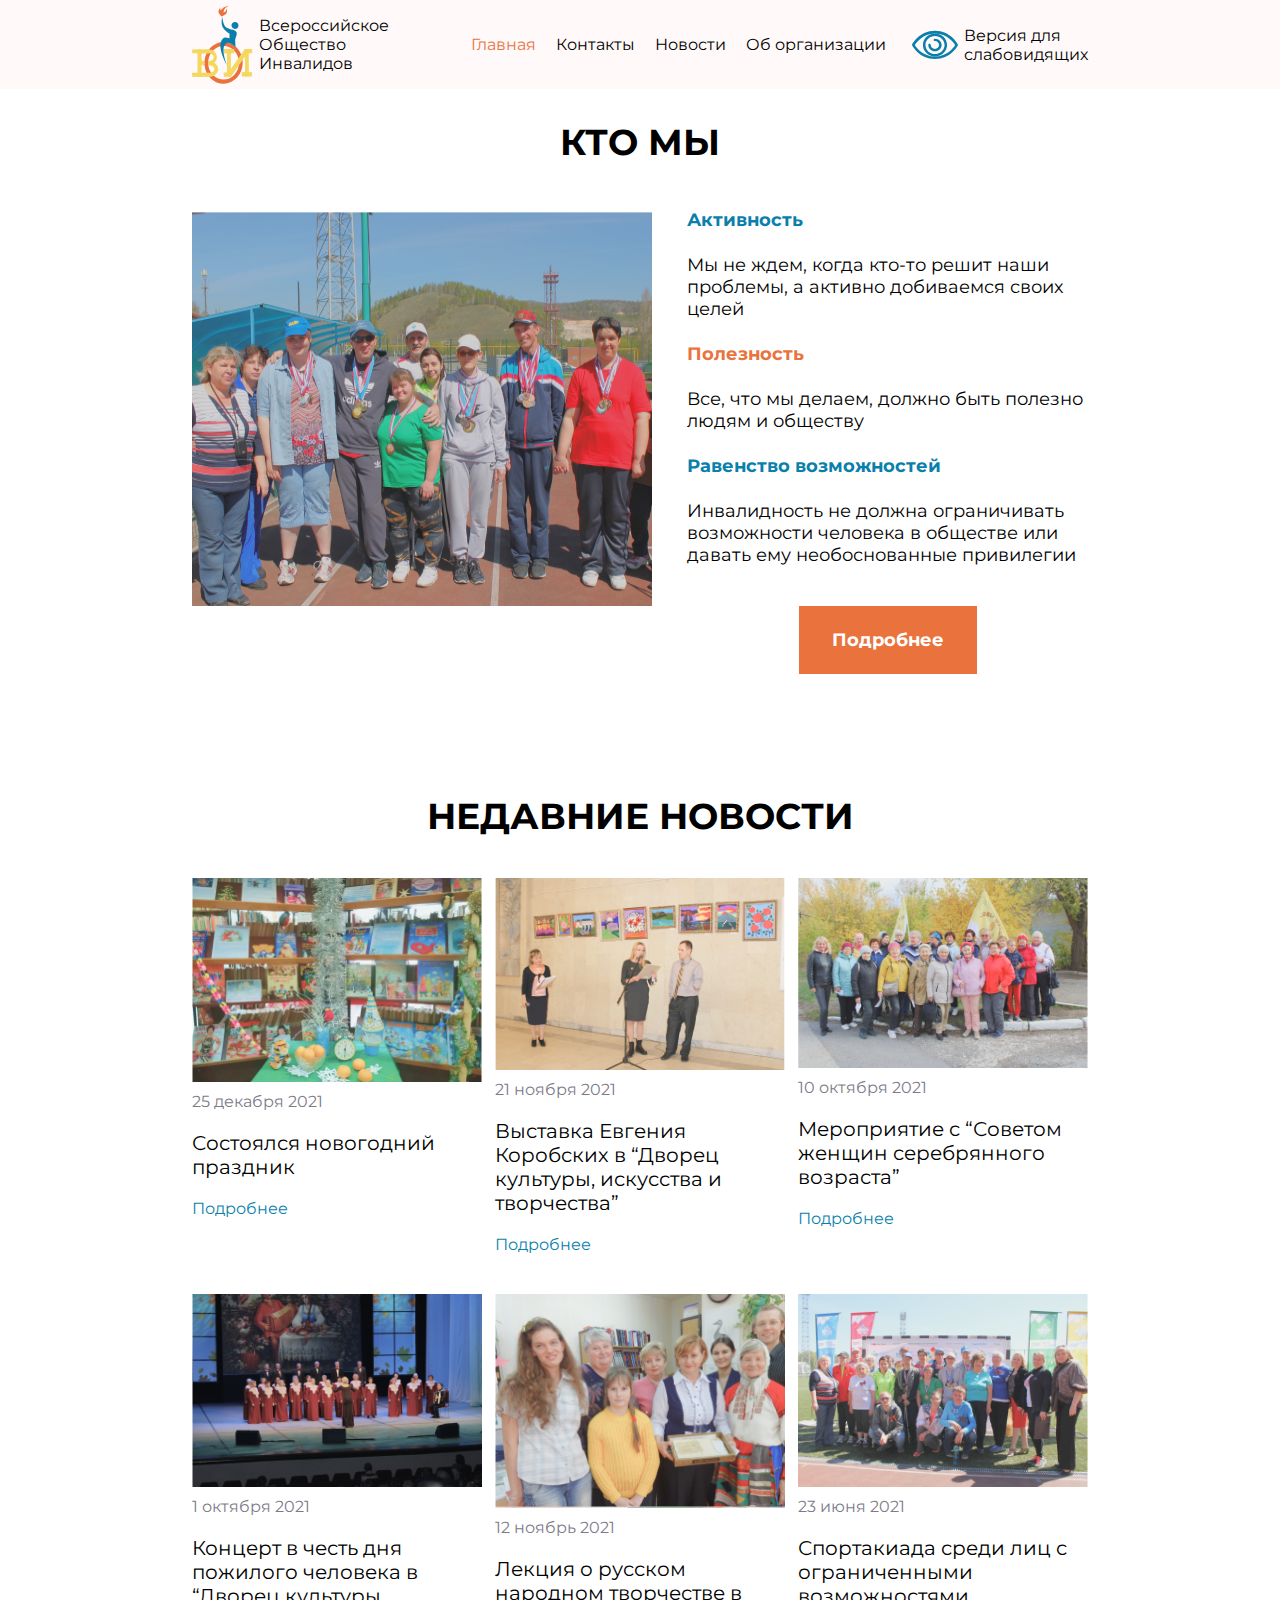
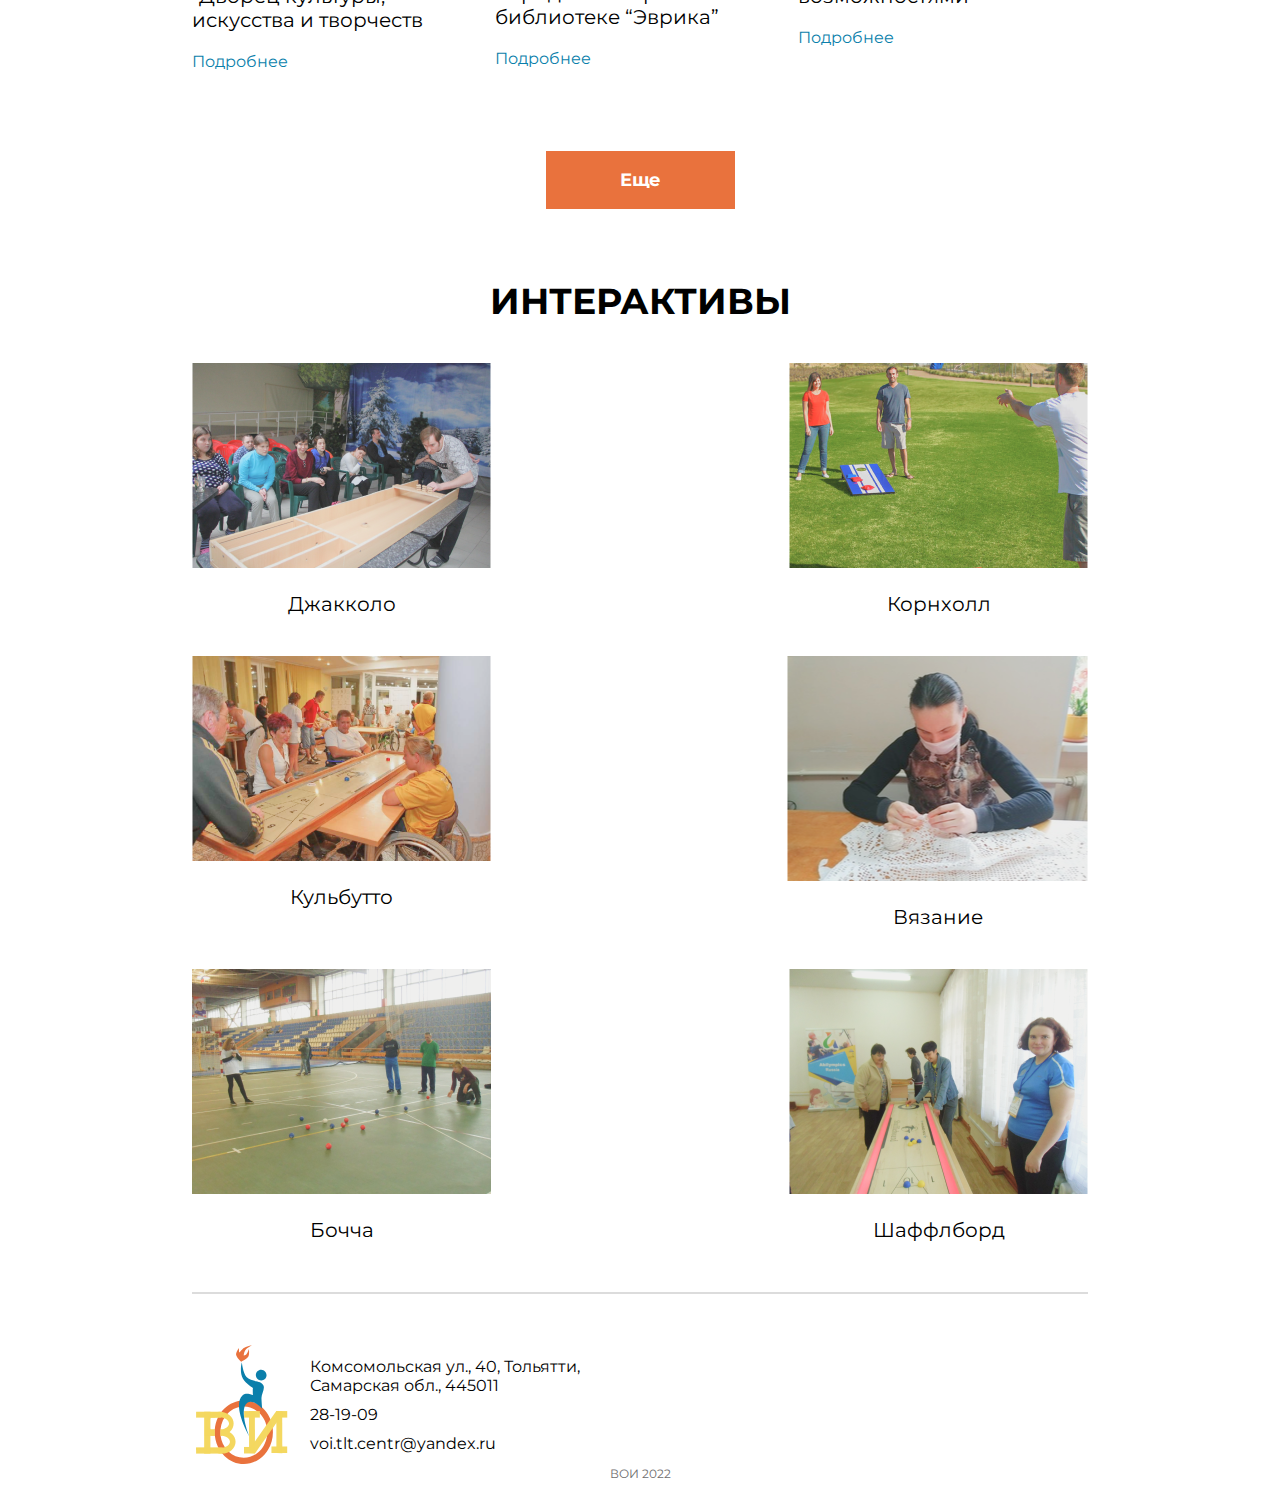
<file: index.html>
<!DOCTYPE html>
<html lang="ru">

<head>
    <meta charset="UTF-8">
    <meta http-equiv="X-UA-Compatible" content="IE=edge">
    <meta name="viewport" content="width=device-width, initial-scale=1.0">
    <title>ВОИ Главная старница</title>
    <link rel="stylesheet" href="style/style.css">
    <link rel="shortcut icon" href="images/logo.svg" type="image/x-icon">
    <link rel="preconnect" href="https://fonts.googleapis.com">
    <link rel="preconnect" href="https://fonts.gstatic.com" crossorigin>
    <link href="https://fonts.googleapis.com/css2?family=Montserrat:wght@100;500;800&display=swap" rel="stylesheet">
</head>

<body>

    <!-- Щапка -->
    <header>
        <div class="container flex">
            <div class="logo flex">

                <img src="images/logo.svg" alt="" srcset=""></img>
                <p>Всероссийское <br> Общество <br> Инвалидов</p>

            </div>
            <div onclick="burgerMenu()" class="span">
                <span></span>
                <span></span>
                <span></span>
            </div>
            <ul class="menu_header flex a_hover none">
                <li><a href="index.html" class="active">Главная</a></li>
                <li><a href="contacts.html">Контакты</a></li>
                <li><a href="news.html">Новости</a></li>
                <li><a href="info.html">Об организации</a></li>
            </ul>
            <div onclick="eyE()" class="eye flex none">
                <img src="images/eye.svg" alt="">
                <a href="#">Версия для <br> слабовидящих</a>
            </div>
        </div>
    </header>

    <!-- Блок о нас -->
    <div class="o_nas">
        <div class="container">
            <h2>Кто мы</h2>
            <div class="o_nas_infoBlock flex">
                <img src="images/for_o_nas.png" alt="Тут должна быть фотка">
                <div class="o_nas_text">
                    <p>Активность</p>
                    <p>Мы не ждем, когда кто-то решит наши проблемы, а активно добиваемся своих целей
                    </p>
                    <p>Полезность</p>
                    <p>Все, что мы делаем, должно быть полезно людям и обществу
                    </p>
                    <p>Равенство возможностей</p>
                    <p>Инвалидность не должна ограничивать возможности человека в обществе или давать ему необоснованные привилегии</p>
                    <div class="btn_block flex">
                        <a href="info.html" class="btn btn_hover">Подробнее</a>
                    </div>
                </div>
            </div>
        </div>
    </div>

    <!-- Блок с новостями -->

    <div class="news">
        <div class="container">
            <h2>Недавние новости</h2>
            <div class="news_blocks flex">
                <div class="block">
                    <img src="images/img_new1.png" alt="1  ">
                    <p>25 декабря 2021</p>
                    <p>Состоялся новогодний праздник</p>
                    <a href="news1.html">Подробнее</a>
                </div>

                <div class="block">
                    <img src="images/img_new2.png" alt="1  ">
                    <p>21 ноября 2021</p>
                    <p>Выставка Евгения Коробских в “Дворец культуры, искусства и творчества”</p>
                    <a href="news2.html">Подробнее</a>
                </div>

                <div class="block">
                    <img src="images/img_new3.png" alt="1  ">
                    <p>10 октября 2021</p>
                    <p>Мероприятие с “Советом женщин серебрянного возраста”</p>
                    <a href="news3.html">Подробнее</a>
                </div>

                <div class="block">
                    <img src="images/img_new4.png" alt="1  ">
                    <p>1 октября 2021</p>
                    <p>Концерт в честь дня пожилого человека в “Дворец культуры, искусства и творчеств</p>
                    <a href="news4.html">Подробнее</a>
                </div>

                <div class="block">
                    <img src="images/img_new5.png" alt="1  ">
                    <p>12 ноябрь 2021</p>
                    <p>Лекция о русском народном творчестве в библиотеке “Эврика”</p>
                    <a href="news5.html">Подробнее</a>
                </div>

                <div class="block">
                    <img src="images/img_new6.png" alt="1  ">
                    <p>23 июня 2021</p>
                    <p>Спортакиада среди лиц с ограниченными возможностями</p>
                    <a href="news6.html">Подробнее</a>
                </div>
            </div>
            <div class="btn_block flex">
                <a href="news.html" class="btn btn_hover">Еще</a>
            </div>
        </div>
    </div>

    <!-- Блок с интерактивами -->

    <div class="interactive">
        <h2>Интерактивы</h2>
        <div class="container flex">

            <div class="block">
                <img src="images/game/game1.png" alt="">
                <p>Джакколо</p>
            </div>

            <div class="block">
                <img src="images/game/game2.png" alt="">
                <p>Корнхолл</p>
            </div>

            <div class="block">
                <img src="images/game/game3.png" alt="">
                <p>Кульбутто</p>
            </div>

            <div class="block">
                <img src="images/game/game4.png" alt="">
                <p>Вязание</p>
            </div>

            <div class="block">
                <img src="images/game/game5.png" alt="">
                <p>Бочча</p>
            </div>

            <div class="block">
                <img src="images/game/game6.png" alt="">
                <p>Шаффлборд</p>
            </div>
        </div>
    </div>
    <footer>
        <div class="container flex">
            <img src="images/logoFooter.svg" alt="">
            <div class="foot_menu">

                <div class="footer_info">
                    <p>
                        Комсомольская ул., 40, Тольятти, <br> Самарская обл., 445011
                    </p>
                    <p>28-19-09</p>
                    <a href="" class="a_hover">voi.tlt.centr@yandex.ru</a>
                </div>
            </div>
        </div>
        <p>ВОИ 2022</p>
    </footer>

    <script src="js/main.js"></script>
</body>

</html>

</html>
</file>
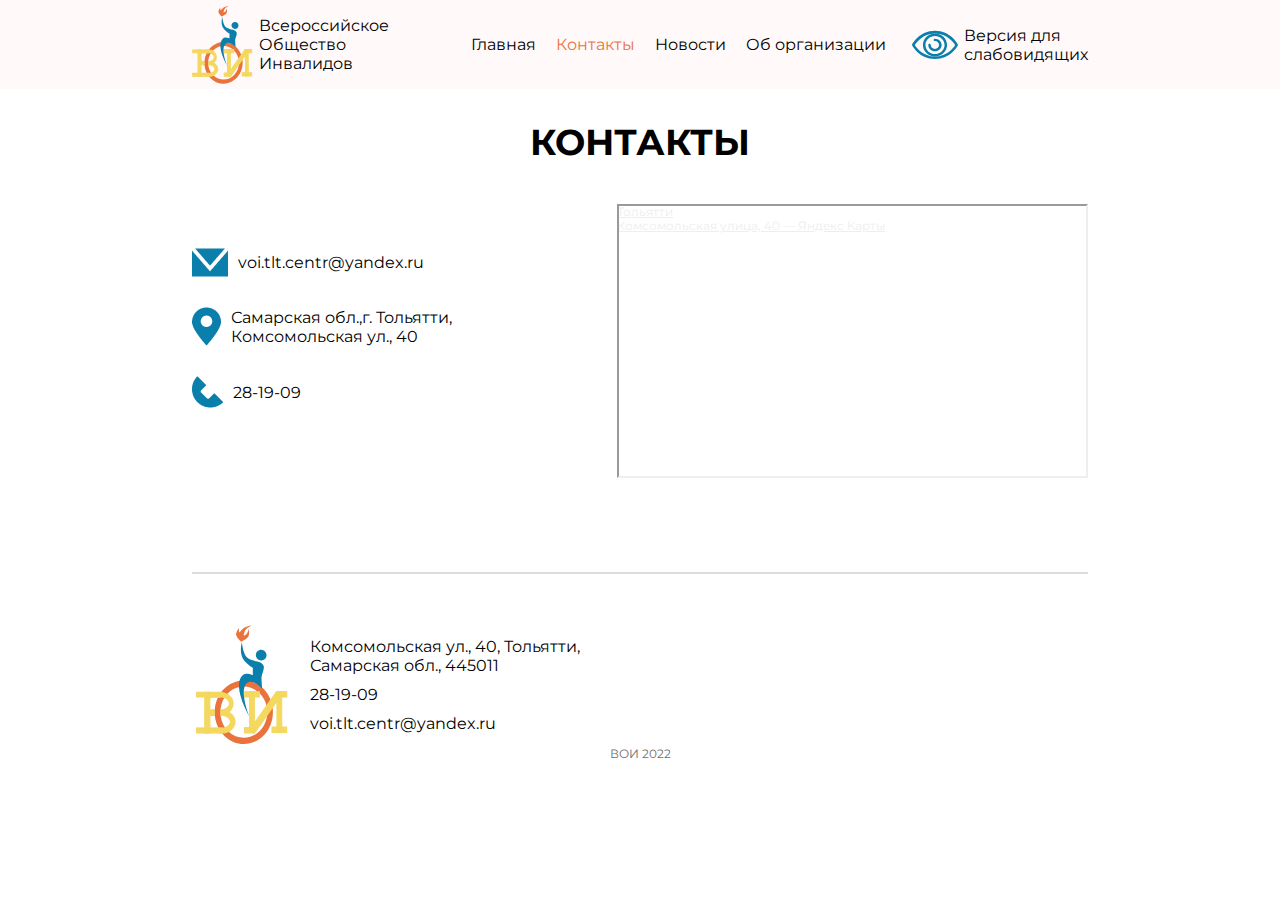
<file: contacts.html>
<!DOCTYPE html>
<html lang="ru">

<head>
    <meta charset="UTF-8">
    <meta http-equiv="X-UA-Compatible" content="IE=edge">
    <meta name="viewport" content="width=device-width, initial-scale=1.0">
    <title>ВОИ Контакты</title>
    <link rel="stylesheet" href="style/style.css">
    <link rel="shortcut icon" href="images/logo.svg" type="image/x-icon">
    <link rel="preconnect" href="https://fonts.googleapis.com">
    <link rel="preconnect" href="https://fonts.gstatic.com" crossorigin>
    <link href="https://fonts.googleapis.com/css2?family=Montserrat:wght@100;500;800&display=swap" rel="stylesheet">
</head>

<body>

    <!-- Щапка -->
    <header>
        <div class="container flex">
            <div class="logo flex">

                <img src="images/logo.svg" alt="" srcset=""></img>
                <p>Всероссийское <br> Общество <br> Инвалидов</p>

            </div>
            <div onclick="burgerMenu()" class="span">
                <span></span>
                <span></span>
                <span></span>
            </div>
            <ul class="menu_header flex a_hover none">
                <li><a href="index.html">Главная</a></li>
                <li><a href="contacts.html" class="active">Контакты</a></li>
                <li><a href="news.html">Новости</a></li>
                <li><a href="info.html">Об организации</a></li>
            </ul>
            <div onclick="eyE()" class="eye flex none">
                <img src="images/eye.svg" alt="">
                <a href="#">Версия для <br> слабовидящих</a>
            </div>
        </div>
    </header>

    <!-- блок контакты -->
    <div class="contacts">
        <div class="container">
            <h2>Контакты</h2>
            <div class="flex">
                <div class="contacts_text">
                    <a href="voi.tlt.centr@yandex.ru">
                        <img src="images/pochta.png" alt="">voi.tlt.centr@yandex.ru
                    </a>
                    <a href="">
                        <img src="images/local.png" alt="">Самарская обл.,г. Тольятти,<br> Комсомольская ул., 40
                    </a>
                    <a href="">
                        <img src="images/phone.png" alt="">28-19-09
                    </a>
                </div>
                <div class="map">
                    <div style="position:relative;overflow:hidden;"><a href="https://yandex.ru/maps/240/togliatti/?utm_medium=mapframe&utm_source=maps" style="color:#eee;font-size:12px;position:absolute;top:0px;">Тольятти</a><a href="https://yandex.ru/maps/240/togliatti/house/komsomolskaya_ulitsa_40/YEAYcgdlS0YOQFtpfXlwdH1jbA==/?ll=49.405259%2C53.515119&utm_medium=mapframe&utm_source=maps&z=17.12"
                            style="color:#eee;font-size:12px;position:absolute;top:14px;">Комсомольская улица, 40 — Яндекс Карты</a><iframe src="https://yandex.ru/map-widget/v1/-/CCUFYNs6sA" width="467" height="270px" frameborder="1" allowfullscreen="true"
                            style="position:relative;"></iframe></div>
                </div>
            </div>
        </div>
    </div>
    <footer>
        <div class="container flex">
            <img src="images/logoFooter.svg" alt="">
            <div class="foot_menu">

                <div class="footer_info">
                    <p>
                        Комсомольская ул., 40, Тольятти, <br> Самарская обл., 445011
                    </p>
                    <p>28-19-09</p>
                    <a href="" class="a_hover">voi.tlt.centr@yandex.ru</a>
                </div>
            </div>
        </div>
        <p>ВОИ 2022</p>
    </footer>

    <script src="js/main.js"></script>
</body>

</html>

</html>
</file>
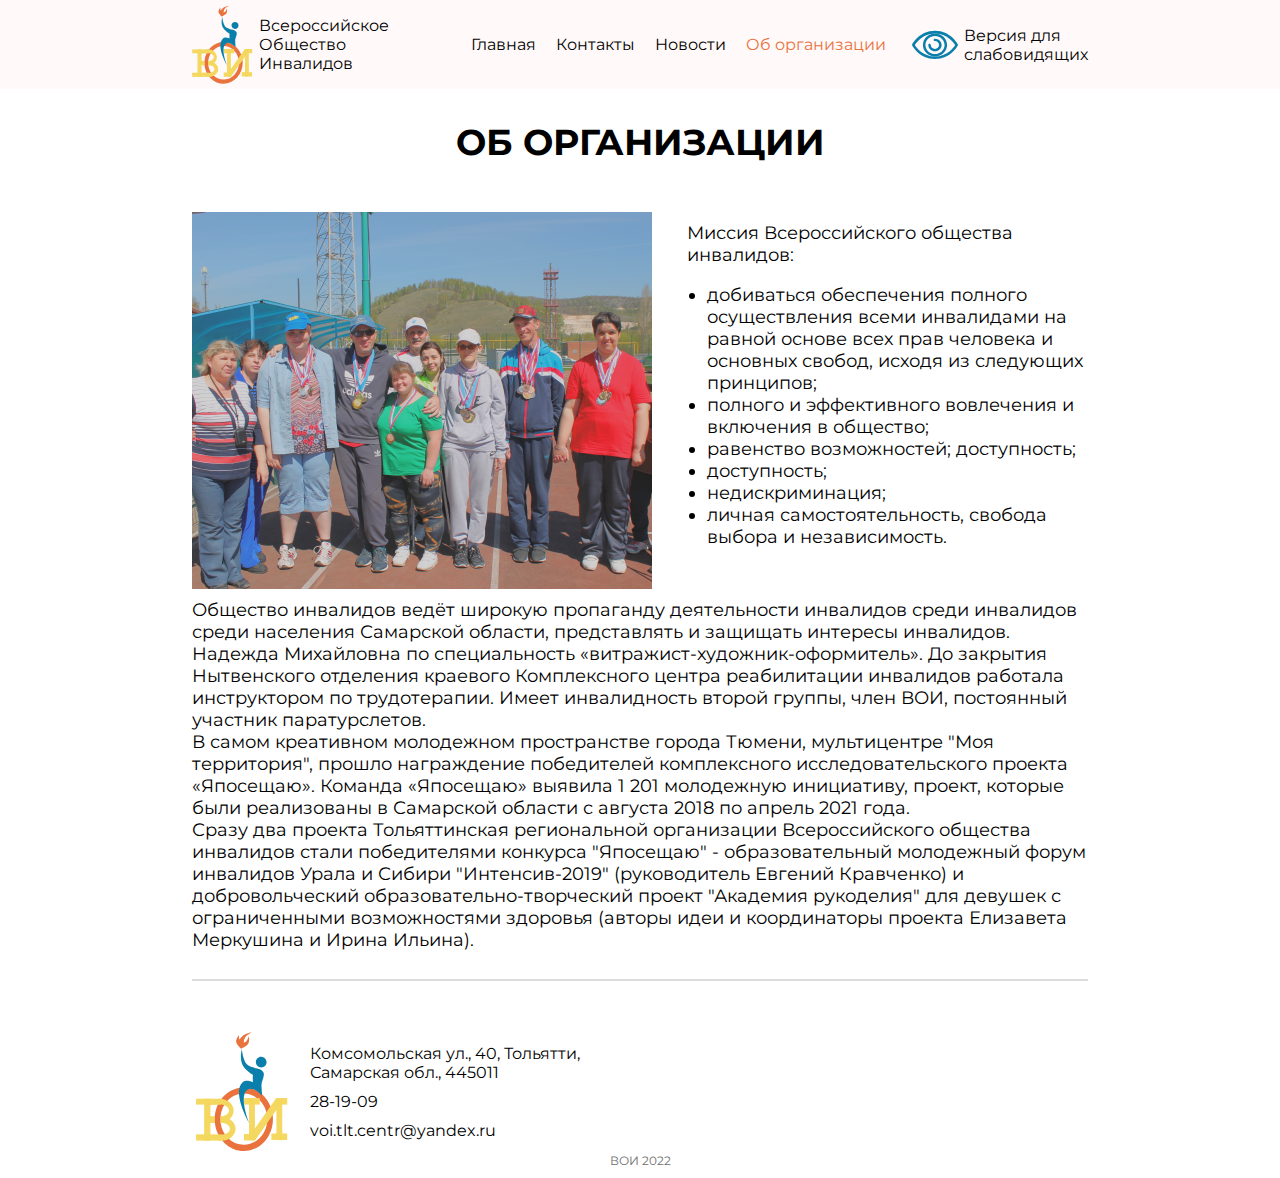
<file: info.html>
<!DOCTYPE html>
<html lang="ru">

<head>
    <meta charset="UTF-8">
    <meta http-equiv="X-UA-Compatible" content="IE=edge">
    <meta name="viewport" content="width=device-width, initial-scale=1.0">
    <title>ВОИ Об организации</title>
    <link rel="stylesheet" href="style/style.css">
    <link rel="shortcut icon" href="images/logo.svg" type="image/x-icon">
    <link rel="preconnect" href="https://fonts.googleapis.com">
    <link rel="preconnect" href="https://fonts.gstatic.com" crossorigin>
    <link href="https://fonts.googleapis.com/css2?family=Montserrat:wght@100;500;800&display=swap" rel="stylesheet">
</head>

<body>

    <!-- Щапка -->
    <header>
        <div class="container flex">
            <div class="logo flex">

                <img src="images/logo.svg" alt="" srcset=""></img>
                <p>Всероссийское <br> Общество <br> Инвалидов</p>

            </div>
            <div onclick="burgerMenu()" class="span">
                <span></span>
                <span></span>
                <span></span>
            </div>
            <ul class="menu_header flex a_hover none">
                <li><a href="index.html">Главная</a></li>
                <li><a href="contacts.html">Контакты</a></li>
                <li><a href="news.html">Новости</a></li>
                <li><a href="info.html" class="active">Об организации</a></li>
            </ul>
            <div onclick="eyE()" class="eye flex none">
                <img src="images/eye.svg" alt="">
                <a href="#">Версия для <br> слабовидящих</a>
            </div>
        </div>
    </header>
    <div class="o_nas">
        <div class="container">
            <h2>Об организации</h2>
            <div class="o_nas_infoBlock obOrg flex">
                <img src="images/for_o_nas.png" alt="Тут должна быть фотка">
                <div class="o_nas_text2">
                    <p>Миссия Всероссийского общества инвалидов:</p>
                    <ul>
                        <li>
                            добиваться обеспечения полного осуществления всеми инвалидами на равной основе всех прав человека и основных свобод, исходя из следующих принципов;
                        </li>
                        <li>
                            полного и эффективного вовлечения и включения в общество;
                        </li>
                        <li>
                            равенство возможностей; доступность;
                        </li>
                        <li>
                            доступность;
                        </li>
                        <li>
                            недискриминация;
                        </li>
                        <li>
                            личная самостоятельность, свобода выбора и независимость.

                        </li>
                    </ul>
                </div>
            </div>
            <p class="info_">Общество инвалидов ведёт широкую пропаганду деятельности инвалидов среди инвалидов среди населения Самарской области, представлять и защищать интересы инвалидов.<br> Надежда Михайловна по специальность «витражист-художник-оформитель». До закрытия
                Нытвенского отделения краевого Комплексного центра реабилитации инвалидов работала инструктором по трудотерапии. Имеет инвалидность второй группы, член ВОИ, постоянный участник паратурслетов.<br> В самом креативном молодежном пространстве
                города Тюмени, мультицентре "Моя территория", прошло награждение победителей комплексного исследовательского проекта «Япосещаю». Команда «Япосещаю» выявила 1 201 молодежную инициативу, проект, которые были реализованы в Самарской области
                с августа 2018 по апрель 2021 года.<br> Сразу два проекта Тольяттинская региональной организации Всероссийского общества инвалидов стали победителями конкурса "Япосещаю" - образовательный молодежный форум инвалидов Урала и Сибири "Интенсив-2019"
                (руководитель Евгений Кравченко) и добровольческий образовательно-творческий проект "Академия рукоделия" для девушек с ограниченными возможностями здоровья (авторы идеи и координаторы проекта Елизавета Меркушина и Ирина Ильина).</p>
        </div>
    </div>


    <footer>
        <div class="container flex">
            <img src="images/logoFooter.svg" alt="">
            <div class="foot_menu">

                <div class="footer_info">
                    <p>
                        Комсомольская ул., 40, Тольятти, <br> Самарская обл., 445011
                    </p>
                    <p>28-19-09</p>
                    <a href="" class="a_hover">voi.tlt.centr@yandex.ru</a>
                </div>
            </div>
        </div>
        <p>ВОИ 2022</p>
    </footer>

    <script src="js/main.js"></script>
</body>

</html>

</html>
</file>
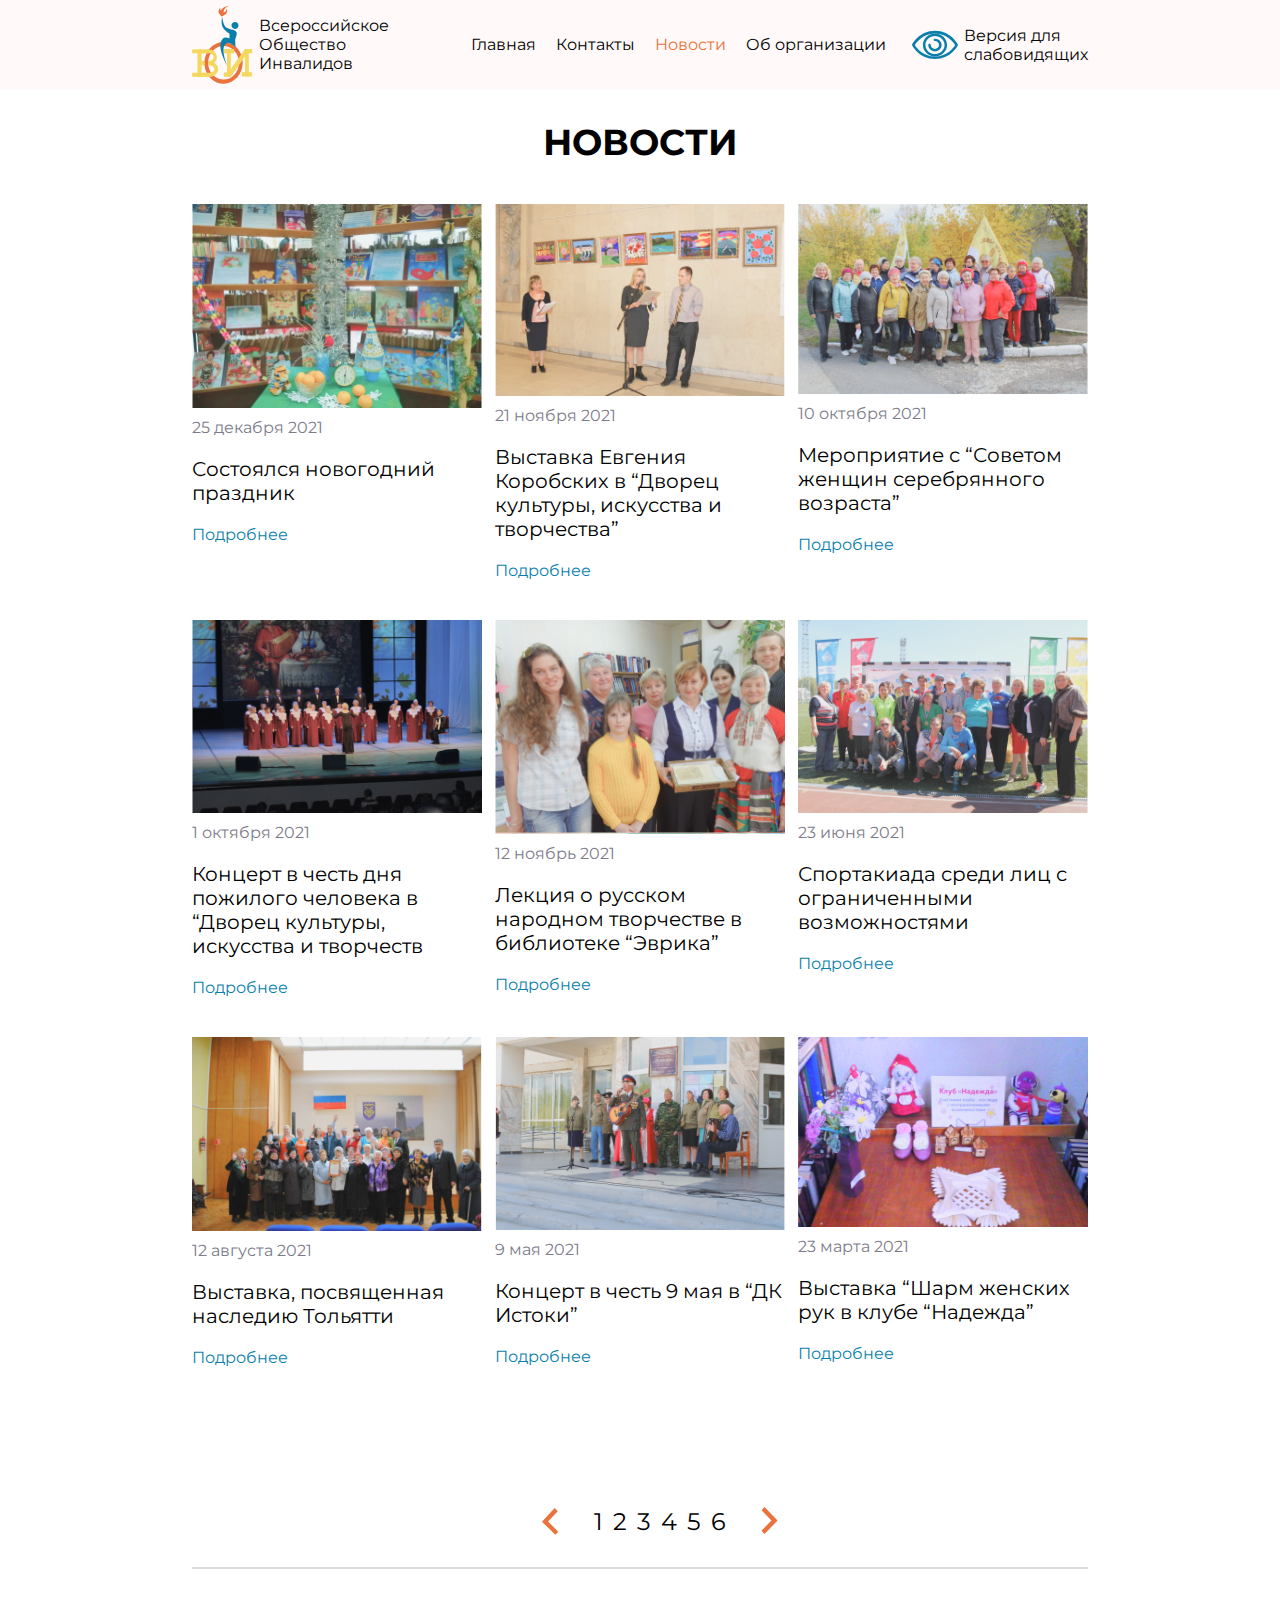
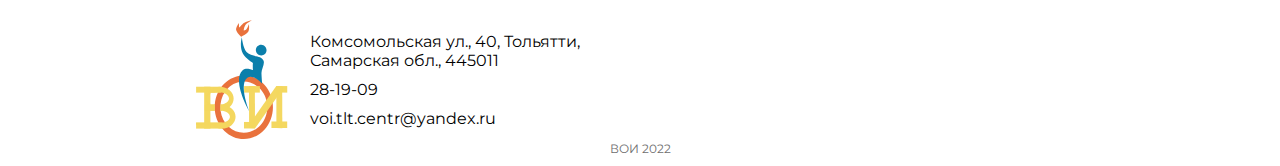
<file: news.html>
<!DOCTYPE html>
<html lang="ru">

<head>
    <meta charset="UTF-8">
    <meta http-equiv="X-UA-Compatible" content="IE=edge">
    <meta name="viewport" content="width=device-width, initial-scale=1.0">
    <title>ВОИ новости</title>
    <link rel="stylesheet" href="style/style.css">
    <link rel="shortcut icon" href="images/logo.svg" type="image/x-icon">
    <link rel="preconnect" href="https://fonts.googleapis.com">
    <link rel="preconnect" href="https://fonts.gstatic.com" crossorigin>
    <link href="https://fonts.googleapis.com/css2?family=Montserrat:wght@100;500;800&display=swap" rel="stylesheet">
</head>

<body>

    <!-- Щапка -->
    <header>
        <div class="container flex">
            <div class="logo flex">

                <img src="images/logo.svg" alt="" srcset=""></img>
                <p>Всероссийское <br> Общество <br> Инвалидов</p>

            </div>
            <div onclick="burgerMenu()" class="span">
                <span></span>
                <span></span>
                <span></span>
            </div>
            <ul class="menu_header flex a_hover none">
                <li><a href="index.html">Главная</a></li>
                <li><a href="contacts.html">Контакты</a></li>
                <li><a href="news.html" class="active">Новости</a></li>
                <li><a href="info.html">Об организации</a></li>
            </ul>
            <div onclick="eyE()" class="eye flex none">
                <img src="images/eye.svg" alt="">
                <a href="#">Версия для <br> слабовидящих</a>
            </div>
        </div>
    </header>


    <!-- новости -->

    <div class="news">
        <div class="container">
            <h2>Новости</h2>
            <div class="news_blocks flex">
                <div class="block">
                    <img src="images/img_new1.png" alt="1  ">
                    <p>25 декабря 2021</p>
                    <p>Состоялся новогодний праздник</p>
                    <a href="news1.html">Подробнее</a>
                </div>

                <div class="block">
                    <img src="images/img_new2.png" alt="1  ">
                    <p>21 ноября 2021</p>
                    <p>Выставка Евгения Коробских в “Дворец культуры, искусства и творчества”</p>
                    <a href="news2.html">Подробнее</a>
                </div>

                <div class="block">
                    <img src="images/img_new3.png" alt="1  ">
                    <p>10 октября 2021</p>
                    <p>Мероприятие с “Советом женщин серебрянного возраста”</p>
                    <a href="news3.html">Подробнее</a>
                </div>

                <div class="block">
                    <img src="images/img_new4.png" alt="1  ">
                    <p>1 октября 2021</p>
                    <p>Концерт в честь дня пожилого человека в “Дворец культуры, искусства и творчеств</p>
                    <a href="news4.html">Подробнее</a>
                </div>

                <div class="block">
                    <img src="images/img_new5.png" alt="1  ">
                    <p>12 ноябрь 2021</p>
                    <p>Лекция о русском народном творчестве в библиотеке “Эврика”</p>
                    <a href="news5.html">Подробнее</a>
                </div>

                <div class="block">
                    <img src="images/img_new6.png" alt="1  ">
                    <p>23 июня 2021</p>
                    <p>Спортакиада среди лиц с ограниченными возможностями</p>
                    <a href="news6.html">Подробнее</a>
                </div>
                <div class="block">
                    <img src="images/img_new7.png" alt="1  ">
                    <p>12 августа 2021</p>
                    <p>Выставка, посвященная наследию Тольятти</p>
                    <a href="news7.html">Подробнее</a>
                </div>
                <div class="block">
                    <img src="images/img_new8.png" alt="1  ">
                    <p>9 мая 2021</p>
                    <p>Концерт в честь 9 мая в “ДК Истоки”</p>
                    <a href="news8.html">Подробнее</a>
                </div>
                <div class="block">
                    <img src="images/img_new9.png" alt="1  ">
                    <p>23 марта 2021</p>
                    <p>Выставка “Шарм женских рук в клубе “Надежда” </p>
                    <a href="news9.html">Подробнее</a>
                </div>
            </div>
            <ul class="menu_navigation">
                <li><img src="images/right_strelka.svg" alt=""></li>
                <li class="nav_news">1</li>
                <li class="nav_news">2</li>
                <li class="nav_news">3</li>
                <li class="nav_news">4</li>
                <li class="nav_news">5</li>
                <li class="nav_news">6</li>
                <li><img src="images/left_strelka.svg" alt=""></li>
            </ul>

        </div>
    </div>


    <footer>
        <div class="container flex">
            <img src="images/logoFooter.svg" alt="">
            <div class="foot_menu">

                <div class="footer_info">
                    <p>
                        Комсомольская ул., 40, Тольятти, <br> Самарская обл., 445011
                    </p>
                    <p>28-19-09</p>
                    <a href="" class="a_hover">voi.tlt.centr@yandex.ru</a>
                </div>
            </div>
        </div>
        <p>ВОИ 2022</p>
    </footer>

    <script src="js/main.js"></script>
</body>

</html>

</html>
</file>
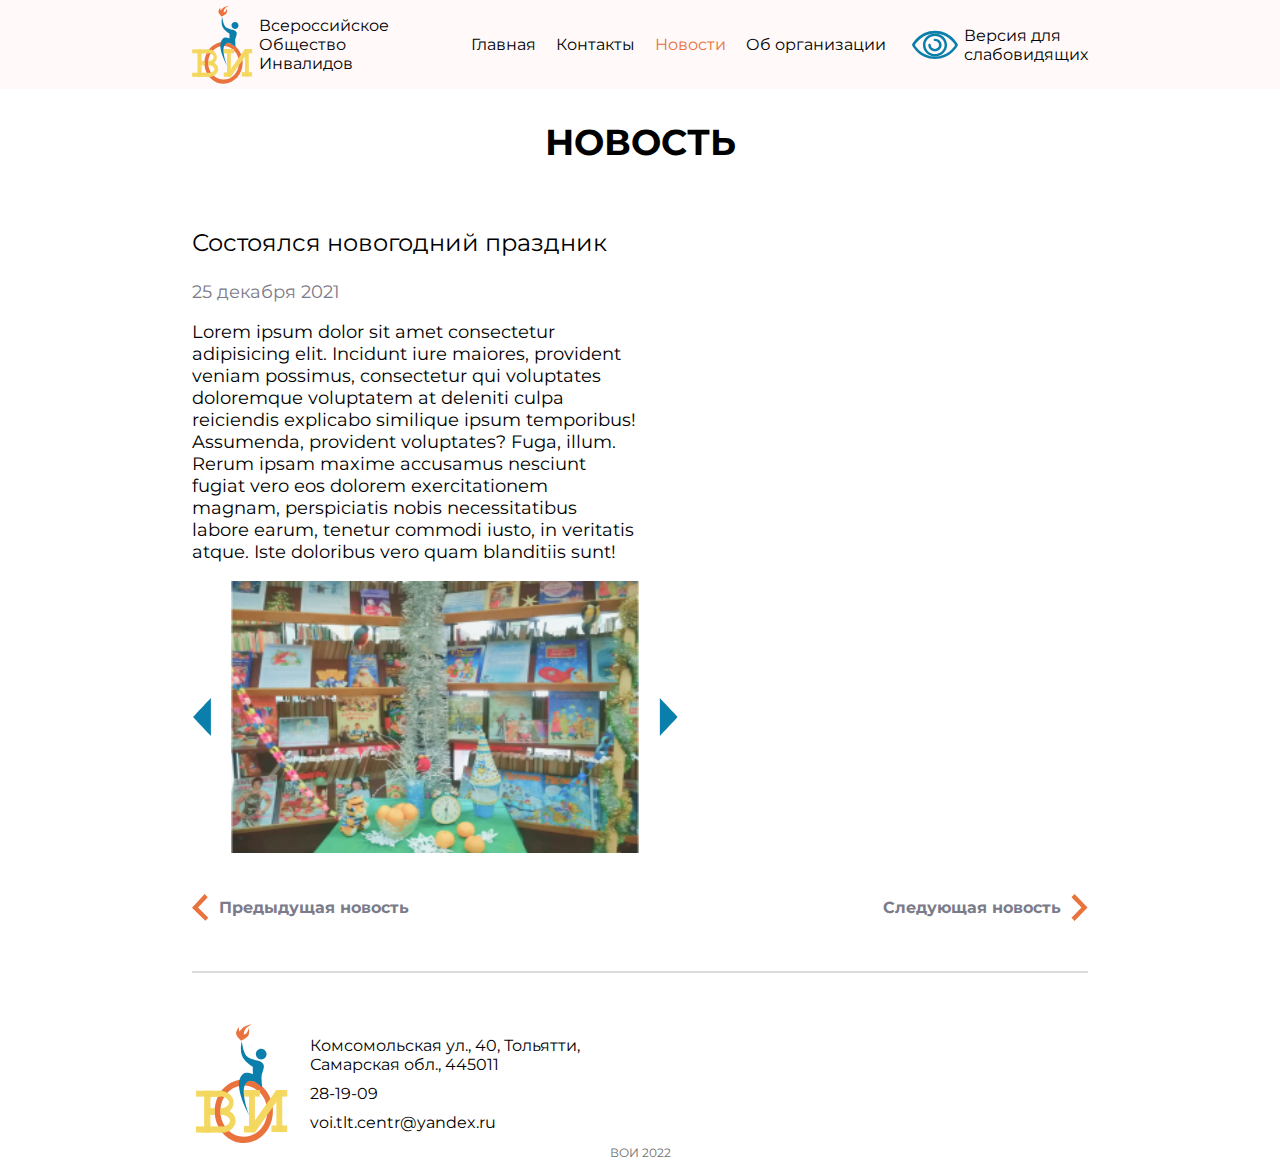
<file: news1.html>
<!DOCTYPE html>
<html lang="ru">

<head>
    <meta charset="UTF-8">
    <meta http-equiv="X-UA-Compatible" content="IE=edge">
    <meta name="viewport" content="width=device-width, initial-scale=1.0">
    <title>ВОИ Главная старница</title>
    <link rel="stylesheet" href="style/style.css">
    <link rel="shortcut icon" href="images/logo.svg" type="image/x-icon">
    <link rel="preconnect" href="https://fonts.googleapis.com">
    <link rel="preconnect" href="https://fonts.gstatic.com" crossorigin>
    <link href="https://fonts.googleapis.com/css2?family=Montserrat:wght@100;500;800&display=swap" rel="stylesheet">
</head>

<body>

    <!-- Щапка -->
    <header>
        <div class="container flex">
            <div class="logo flex">

                <img src="images/logo.svg" alt="" srcset=""></img>
                <p>Всероссийское <br> Общество <br> Инвалидов</p>

            </div>
            <div onclick="burgerMenu()" class="span">
                <span></span>
                <span></span>
                <span></span>
            </div>
            <ul class="menu_header flex a_hover none">
                <li><a href="index.html">Главная</a></li>
                <li><a href="contacts.html">Контакты</a></li>
                <li><a href="news.html" class="active">Новости</a></li>
                <li><a href="info.html">Об организации</a></li>
            </ul>
            <div onclick="eyE()" class="eye flex none">
                <img src="images/eye.svg" alt="">
                <a href="#">Версия для <br> слабовидящих</a>
            </div>
        </div>
    </header>

    <div class="news_infoo">
        <div class="container">
            <h2>Новость</h2>
            <div class="blocks_news_infoo flex">
                <div class="infoo_text_block">
                    <p>Состоялся новогодний праздник</p>
                    <p>25 декабря 2021</p>
                    <p>Lorem ipsum dolor sit amet consectetur adipisicing elit. Incidunt iure maiores, provident veniam possimus, consectetur qui voluptates doloremque voluptatem at deleniti culpa reiciendis explicabo similique ipsum temporibus! Assumenda,
                        provident voluptates? Fuga, illum. Rerum ipsam maxime accusamus nesciunt fugiat vero eos dolorem exercitationem magnam, perspiciatis nobis necessitatibus labore earum, tenetur commodi iusto, in veritatis atque. Iste doloribus vero
                        quam blanditiis sunt!</p>
                </div>
                <div class="block_imgg">
                    <img src="images/news_left.png" alt="">
                    <img src="images/img_new1.png" alt="">
                    <img src="images/news_right.png" alt="">
                </div>
            </div>
            <div class="nav_neeews">
                <div class="left">
                    <img src="images/right_strelka.svg" alt="">
                    <a href="news9.html">Предыдущая новость</a>
                </div>
                <div class="right">

                    <a href="news2.html">Следующая новость</a>
                    <img src="images/left_strelka.svg" alt="">
                </div>
            </div>
        </div>
    </div>
    <footer>
        <div class="container flex">
            <img src="images/logoFooter.svg" alt="">
            <div class="foot_menu">

                <div class="footer_info">
                    <p>
                        Комсомольская ул., 40, Тольятти, <br> Самарская обл., 445011
                    </p>
                    <p>28-19-09</p>
                    <a href="" class="a_hover">voi.tlt.centr@yandex.ru</a>
                </div>
            </div>
        </div>
        <p>ВОИ 2022</p>
    </footer>

    <script src="js/main.js"></script>
</body>

</html>

</html>
</file>
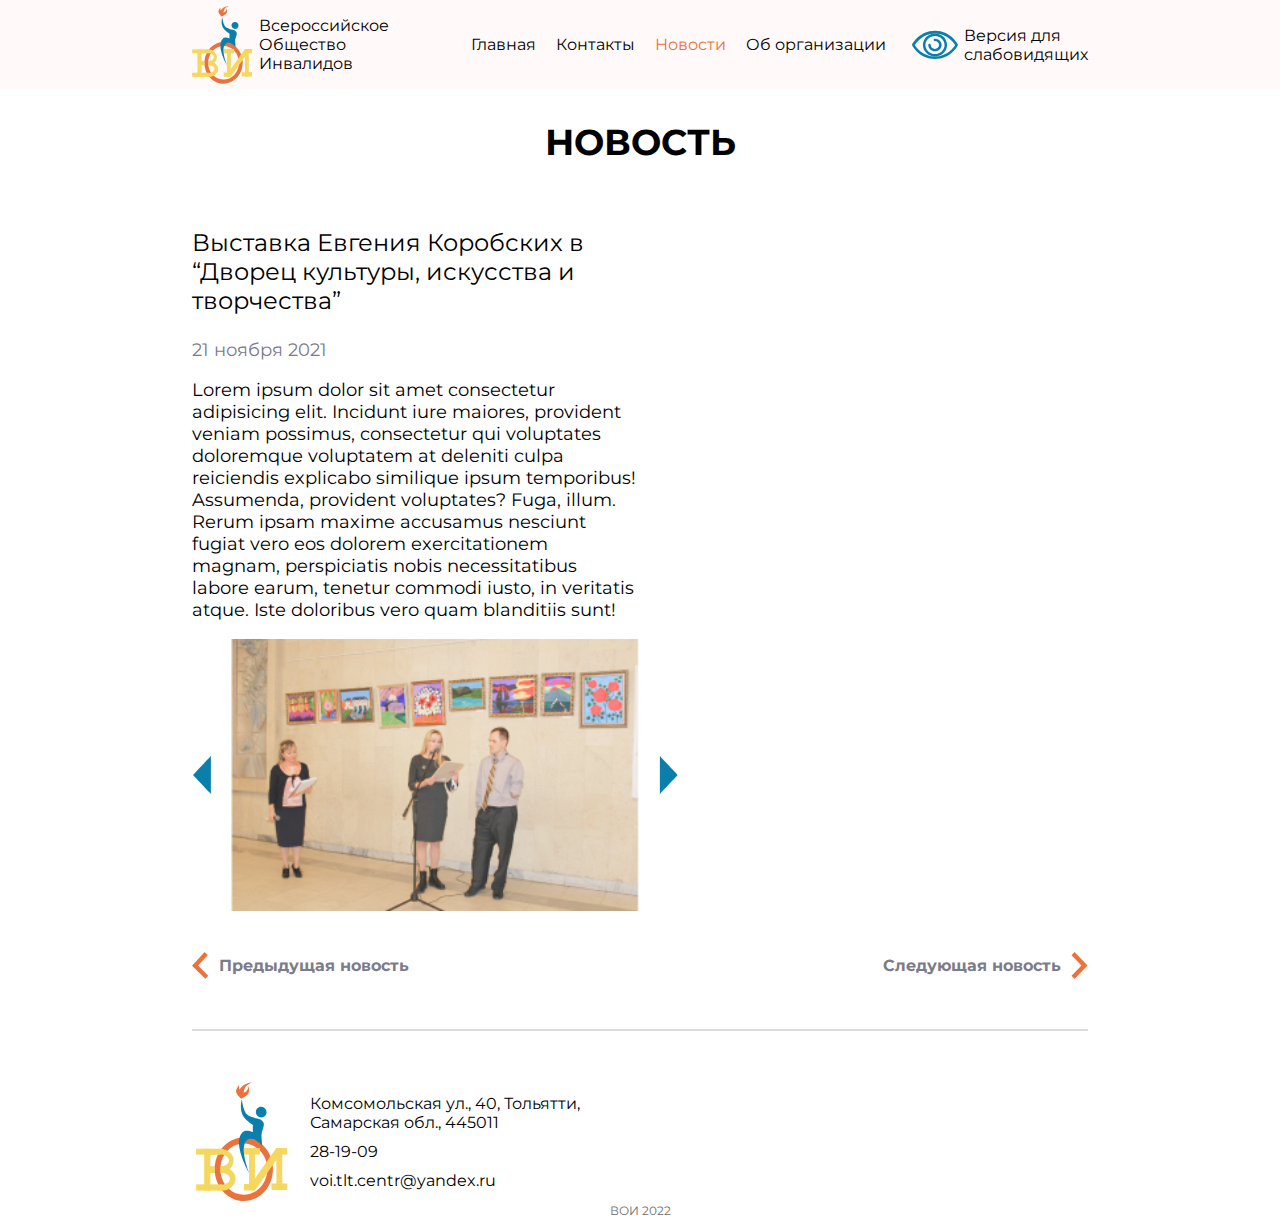
<file: news2.html>
<!DOCTYPE html>
<html lang="ru">

<head>
    <meta charset="UTF-8">
    <meta http-equiv="X-UA-Compatible" content="IE=edge">
    <meta name="viewport" content="width=device-width, initial-scale=1.0">
    <title>ВОИ Главная старница</title>
    <link rel="stylesheet" href="style/style.css">
    <link rel="shortcut icon" href="images/logo.svg" type="image/x-icon">
    <link rel="preconnect" href="https://fonts.googleapis.com">
    <link rel="preconnect" href="https://fonts.gstatic.com" crossorigin>
    <link href="https://fonts.googleapis.com/css2?family=Montserrat:wght@100;500;800&display=swap" rel="stylesheet">
</head>

<body>

    <!-- Щапка -->
    <header>
        <div class="container flex">
            <div class="logo flex">

                <img src="images/logo.svg" alt="" srcset=""></img>
                <p>Всероссийское <br> Общество <br> Инвалидов</p>

            </div>
            <div onclick="burgerMenu()" class="span">
                <span></span>
                <span></span>
                <span></span>
            </div>
            <ul class="menu_header flex a_hover none">
                <li><a href="index.html">Главная</a></li>
                <li><a href="contacts.html">Контакты</a></li>
                <li><a href="news.html" class="active">Новости</a></li>
                <li><a href="info.html">Об организации</a></li>
            </ul>
            <div onclick="eyE()" class="eye flex none">
                <img src="images/eye.svg" alt="">
                <a href="#">Версия для <br> слабовидящих</a>
            </div>
        </div>
    </header>

    <div class="news_infoo">
        <div class="container">
            <h2>Новость</h2>
            <div class="blocks_news_infoo flex">
                <div class="infoo_text_block">
                    <p>Выставка Евгения Коробских в “Дворец культуры, искусства и творчества”</p>
                    <p>21 ноября 2021</p>
                    <p>Lorem ipsum dolor sit amet consectetur adipisicing elit. Incidunt iure maiores, provident veniam possimus, consectetur qui voluptates doloremque voluptatem at deleniti culpa reiciendis explicabo similique ipsum temporibus! Assumenda,
                        provident voluptates? Fuga, illum. Rerum ipsam maxime accusamus nesciunt fugiat vero eos dolorem exercitationem magnam, perspiciatis nobis necessitatibus labore earum, tenetur commodi iusto, in veritatis atque. Iste doloribus vero
                        quam blanditiis sunt!</p>
                </div>
                <div class="block_imgg">
                    <img src="images/news_left.png" alt="">
                    <img src="images/img_new2.png" alt="">
                    <img src="images/news_right.png" alt="">
                </div>
            </div>
            <div class="nav_neeews">
                <div class="left">
                    <img src="images/right_strelka.svg" alt="">
                    <a href="news1.html">Предыдущая новость</a>
                </div>
                <div class="right">

                    <a href="news3.html">Следующая новость</a>
                    <img src="images/left_strelka.svg" alt="">
                </div>
            </div>
        </div>
    </div>
    <footer>
        <div class="container flex">
            <img src="images/logoFooter.svg" alt="">
            <div class="foot_menu">

                <div class="footer_info">
                    <p>
                        Комсомольская ул., 40, Тольятти, <br> Самарская обл., 445011
                    </p>
                    <p>28-19-09</p>
                    <a href="" class="a_hover">voi.tlt.centr@yandex.ru</a>
                </div>
            </div>
        </div>
        <p>ВОИ 2022</p>
    </footer>

    <script src="js/main.js"></script>
</body>

</html>

</html>
</file>
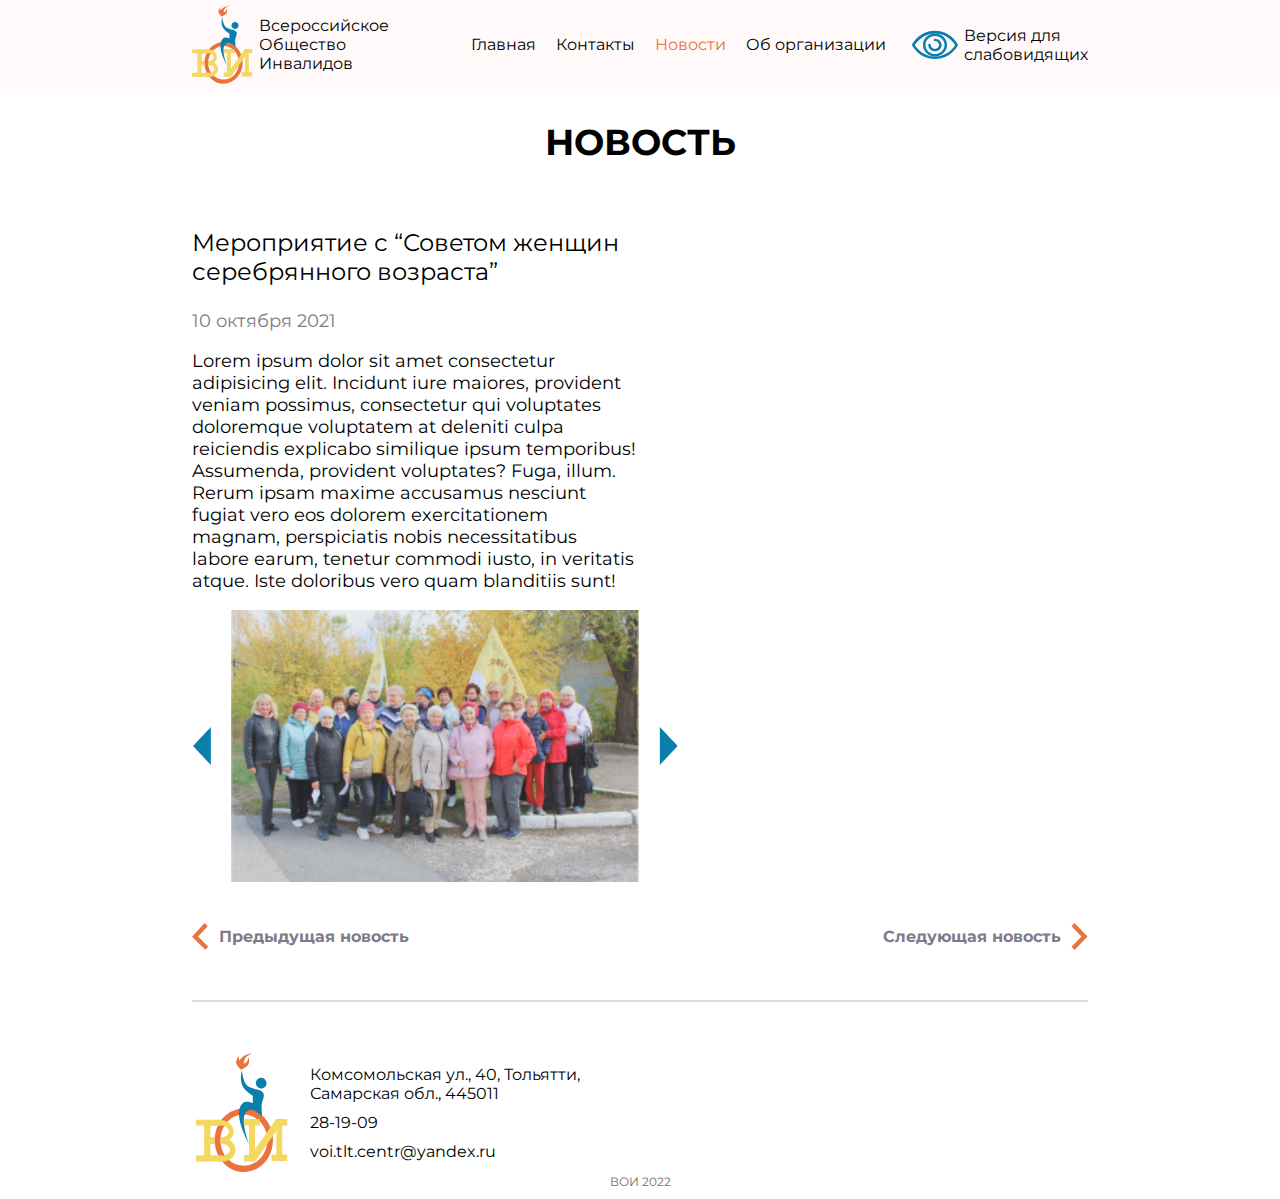
<file: news3.html>
<!DOCTYPE html>
<html lang="ru">

<head>
    <meta charset="UTF-8">
    <meta http-equiv="X-UA-Compatible" content="IE=edge">
    <meta name="viewport" content="width=device-width, initial-scale=1.0">
    <title>ВОИ Главная старница</title>
    <link rel="stylesheet" href="style/style.css">
    <link rel="shortcut icon" href="images/logo.svg" type="image/x-icon">
    <link rel="preconnect" href="https://fonts.googleapis.com">
    <link rel="preconnect" href="https://fonts.gstatic.com" crossorigin>
    <link href="https://fonts.googleapis.com/css2?family=Montserrat:wght@100;500;800&display=swap" rel="stylesheet">
</head>

<body>

    <!-- Щапка -->
    <header>
        <div class="container flex">
            <div class="logo flex">

                <img src="images/logo.svg" alt="" srcset=""></img>
                <p>Всероссийское <br> Общество <br> Инвалидов</p>

            </div>
            <div onclick="burgerMenu()" class="span">
                <span></span>
                <span></span>
                <span></span>
            </div>
            <ul class="menu_header flex a_hover none">
                <li><a href="index.html">Главная</a></li>
                <li><a href="contacts.html">Контакты</a></li>
                <li><a href="news.html" class="active">Новости</a></li>
                <li><a href="info.html">Об организации</a></li>
            </ul>
            <div onclick="eyE()" class="eye flex none">
                <img src="images/eye.svg" alt="">
                <a href="#">Версия для <br> слабовидящих</a>
            </div>
        </div>
    </header>

    <div class="news_infoo">
        <div class="container">
            <h2>Новость</h2>
            <div class="blocks_news_infoo flex">
                <div class="infoo_text_block">
                    <p>Мероприятие с “Советом женщин серебрянного возраста”</p>
                    <p>10 октября 2021</p>
                    <p>Lorem ipsum dolor sit amet consectetur adipisicing elit. Incidunt iure maiores, provident veniam possimus, consectetur qui voluptates doloremque voluptatem at deleniti culpa reiciendis explicabo similique ipsum temporibus! Assumenda,
                        provident voluptates? Fuga, illum. Rerum ipsam maxime accusamus nesciunt fugiat vero eos dolorem exercitationem magnam, perspiciatis nobis necessitatibus labore earum, tenetur commodi iusto, in veritatis atque. Iste doloribus vero
                        quam blanditiis sunt!</p>
                </div>
                <div class="block_imgg">
                    <img src="images/news_left.png" alt="">
                    <img src="images/img_new3.png" alt="">
                    <img src="images/news_right.png" alt="">
                </div>
            </div>
            <div class="nav_neeews">
                <div class="left">
                    <img src="images/right_strelka.svg" alt="">
                    <a href="news2.html">Предыдущая новость</a>
                </div>
                <div class="right">

                    <a href="news4.html">Следующая новость</a>
                    <img src="images/left_strelka.svg" alt="">
                </div>
            </div>
        </div>
    </div>
    <footer>
        <div class="container flex">
            <img src="images/logoFooter.svg" alt="">
            <div class="foot_menu">

                <div class="footer_info">
                    <p>
                        Комсомольская ул., 40, Тольятти, <br> Самарская обл., 445011
                    </p>
                    <p>28-19-09</p>
                    <a href="" class="a_hover">voi.tlt.centr@yandex.ru</a>
                </div>
            </div>
        </div>
        <p>ВОИ 2022</p>
    </footer>

    <script src="js/main.js"></script>
</body>

</html>

</html>
</file>
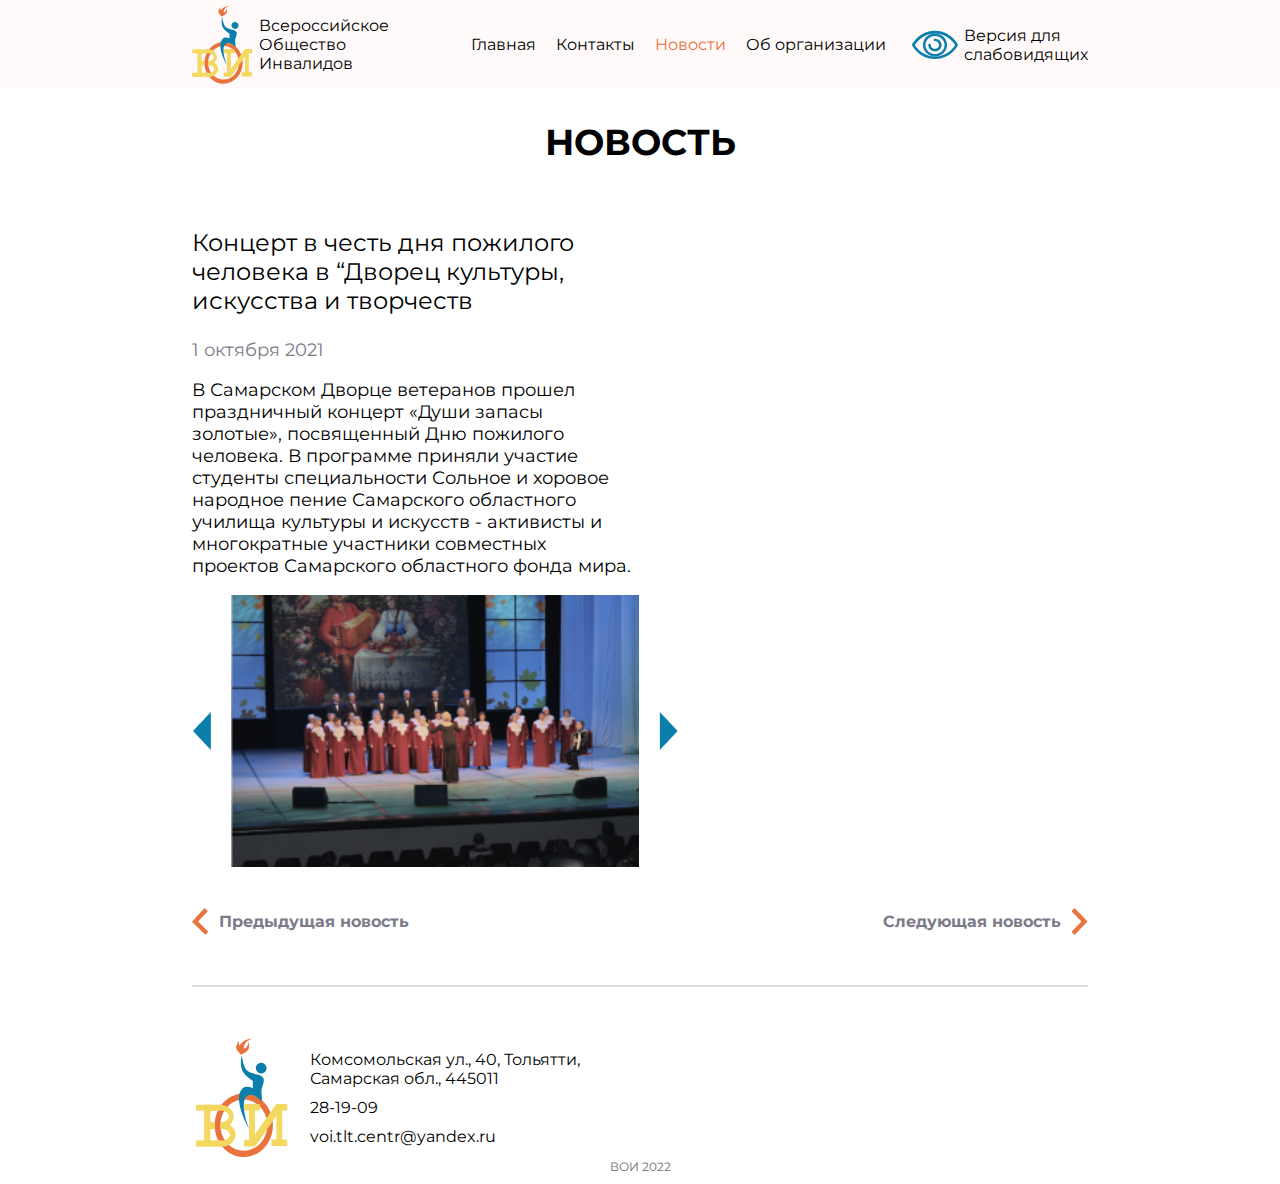
<file: news4.html>
<!DOCTYPE html>
<html lang="ru">

<head>
    <meta charset="UTF-8">
    <meta http-equiv="X-UA-Compatible" content="IE=edge">
    <meta name="viewport" content="width=device-width, initial-scale=1.0">
    <title>ВОИ Главная старница</title>
    <link rel="stylesheet" href="style/style.css">
    <link rel="shortcut icon" href="images/logo.svg" type="image/x-icon">
    <link rel="preconnect" href="https://fonts.googleapis.com">
    <link rel="preconnect" href="https://fonts.gstatic.com" crossorigin>
    <link href="https://fonts.googleapis.com/css2?family=Montserrat:wght@100;500;800&display=swap" rel="stylesheet">
</head>

<body>

    <!-- Щапка -->
    <header>
        <div class="container flex">
            <div class="logo flex">

                <img src="images/logo.svg" alt="" srcset=""></img>
                <p>Всероссийское <br> Общество <br> Инвалидов</p>

            </div>
            <div onclick="burgerMenu()" class="span">
                <span></span>
                <span></span>
                <span></span>
            </div>
            <ul class="menu_header flex a_hover none">
                <li><a href="index.html">Главная</a></li>
                <li><a href="contacts.html">Контакты</a></li>
                <li><a href="news.html" class="active">Новости</a></li>
                <li><a href="info.html">Об организации</a></li>
            </ul>
            <div onclick="eyE()" class="eye flex none">
                <img src="images/eye.svg" alt="">
                <a href="#">Версия для <br> слабовидящих</a>
            </div>
        </div>
    </header>

    <div class="news_infoo">
        <div class="container">
            <h2>Новость</h2>
            <div class="blocks_news_infoo flex">
                <div class="infoo_text_block">
                    <p>Концерт в честь дня пожилого человека в “Дворец культуры, искусства и творчеств</p>
                    <p>1 октября 2021</p>
                    <p>В Самарском Дворце ветеранов прошел праздничный концерт «Души запасы золотые», посвященный Дню пожилого человека. В программе приняли участие студенты специальности Сольное и хоровое народное пение Самарского областного училища культуры
                        и искусств - активисты и многократные участники совместных проектов Самарского областного фонда мира. </p>
                </div>
                <div class="block_imgg">
                    <img src="images/news_left.png" alt="">
                    <img src="images/img_new4.png" alt="">
                    <img src="images/news_right.png" alt="">
                </div>
            </div>
            <div class="nav_neeews">
                <div class="left">
                    <img src="images/right_strelka.svg" alt="">
                    <a href="news3.html">Предыдущая новость</a>
                </div>
                <div class="right">

                    <a href="news5.html">Следующая новость</a>
                    <img src="images/left_strelka.svg" alt="">
                </div>
            </div>
        </div>
    </div>
    <footer>
        <div class="container flex">
            <img src="images/logoFooter.svg" alt="">
            <div class="foot_menu">

                <div class="footer_info">
                    <p>
                        Комсомольская ул., 40, Тольятти, <br> Самарская обл., 445011
                    </p>
                    <p>28-19-09</p>
                    <a href="" class="a_hover">voi.tlt.centr@yandex.ru</a>
                </div>
            </div>
        </div>
        <p>ВОИ 2022</p>
    </footer>

    <script src="js/main.js"></script>
</body>

</html>

</html>
</file>
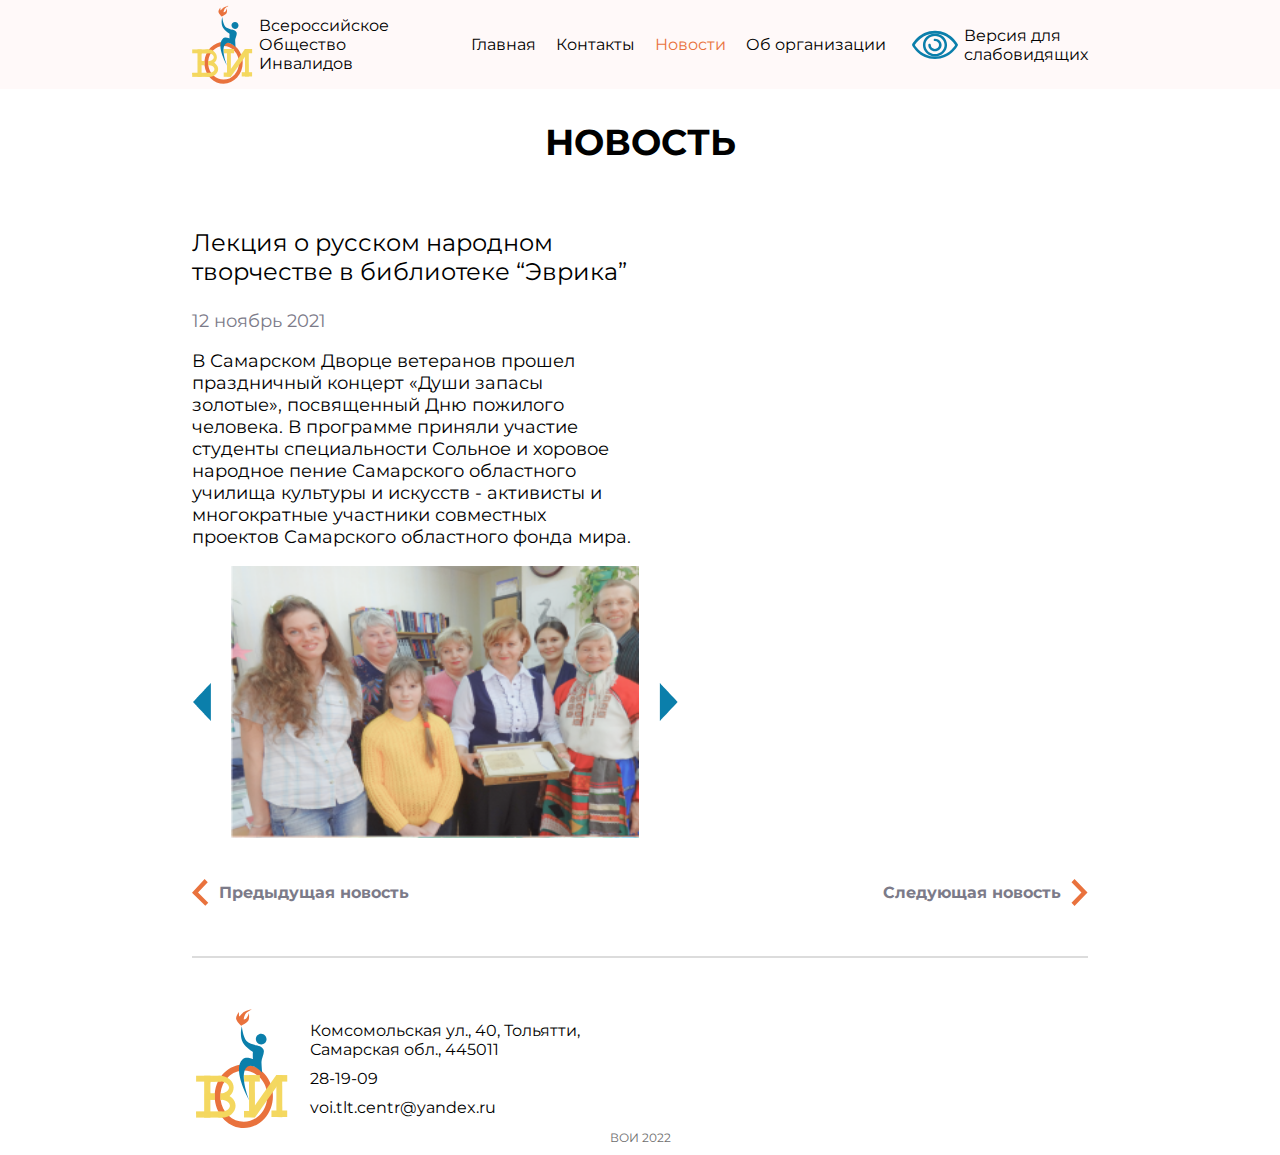
<file: news5.html>
<!DOCTYPE html>
<html lang="ru">

<head>
    <meta charset="UTF-8">
    <meta http-equiv="X-UA-Compatible" content="IE=edge">
    <meta name="viewport" content="width=device-width, initial-scale=1.0">
    <title>ВОИ Главная старница</title>
    <link rel="stylesheet" href="style/style.css">
    <link rel="shortcut icon" href="images/logo.svg" type="image/x-icon">
    <link rel="preconnect" href="https://fonts.googleapis.com">
    <link rel="preconnect" href="https://fonts.gstatic.com" crossorigin>
    <link href="https://fonts.googleapis.com/css2?family=Montserrat:wght@100;500;800&display=swap" rel="stylesheet">
</head>

<body>

    <!-- Щапка -->
    <header>
        <div class="container flex">
            <div class="logo flex">

                <img src="images/logo.svg" alt="" srcset=""></img>
                <p>Всероссийское <br> Общество <br> Инвалидов</p>

            </div>
            <div onclick="burgerMenu()" class="span">
                <span></span>
                <span></span>
                <span></span>
            </div>
            <ul class="menu_header flex a_hover none">
                <li><a href="index.html">Главная</a></li>
                <li><a href="contacts.html">Контакты</a></li>
                <li><a href="news.html" class="active">Новости</a></li>
                <li><a href="info.html">Об организации</a></li>
            </ul>
            <div onclick="eyE()" class="eye flex none">
                <img src="images/eye.svg" alt="">
                <a href="#">Версия для <br> слабовидящих</a>
            </div>
        </div>
    </header>

    <div class="news_infoo">
        <div class="container">
            <h2>Новость</h2>
            <div class="blocks_news_infoo flex">
                <div class="infoo_text_block">
                    <p>Лекция о русском народном творчестве в библиотеке “Эврика”</p>
                    <p>12 ноябрь 2021</p>
                    <p>В Самарском Дворце ветеранов прошел праздничный концерт «Души запасы золотые», посвященный Дню пожилого человека. В программе приняли участие студенты специальности Сольное и хоровое народное пение Самарского областного училища культуры
                        и искусств - активисты и многократные участники совместных проектов Самарского областного фонда мира. </p>
                </div>
                <div class="block_imgg">
                    <img src="images/news_left.png" alt="">
                    <img src="images/img_new5.png" alt="">
                    <img src="images/news_right.png" alt="">
                </div>
            </div>
            <div class="nav_neeews">
                <div class="left">
                    <img src="images/right_strelka.svg" alt="">
                    <a href="news4.html">Предыдущая новость</a>
                </div>
                <div class="right">

                    <a href="news6.html">Следующая новость</a>
                    <img src="images/left_strelka.svg" alt="">
                </div>
            </div>
        </div>
    </div>
    <footer>
        <div class="container flex">
            <img src="images/logoFooter.svg" alt="">
            <div class="foot_menu">

                <div class="footer_info">
                    <p>
                        Комсомольская ул., 40, Тольятти, <br> Самарская обл., 445011
                    </p>
                    <p>28-19-09</p>
                    <a href="" class="a_hover">voi.tlt.centr@yandex.ru</a>
                </div>
            </div>
        </div>
        <p>ВОИ 2022</p>
    </footer>

    <script src="js/main.js"></script>
</body>

</html>

</html>
</file>
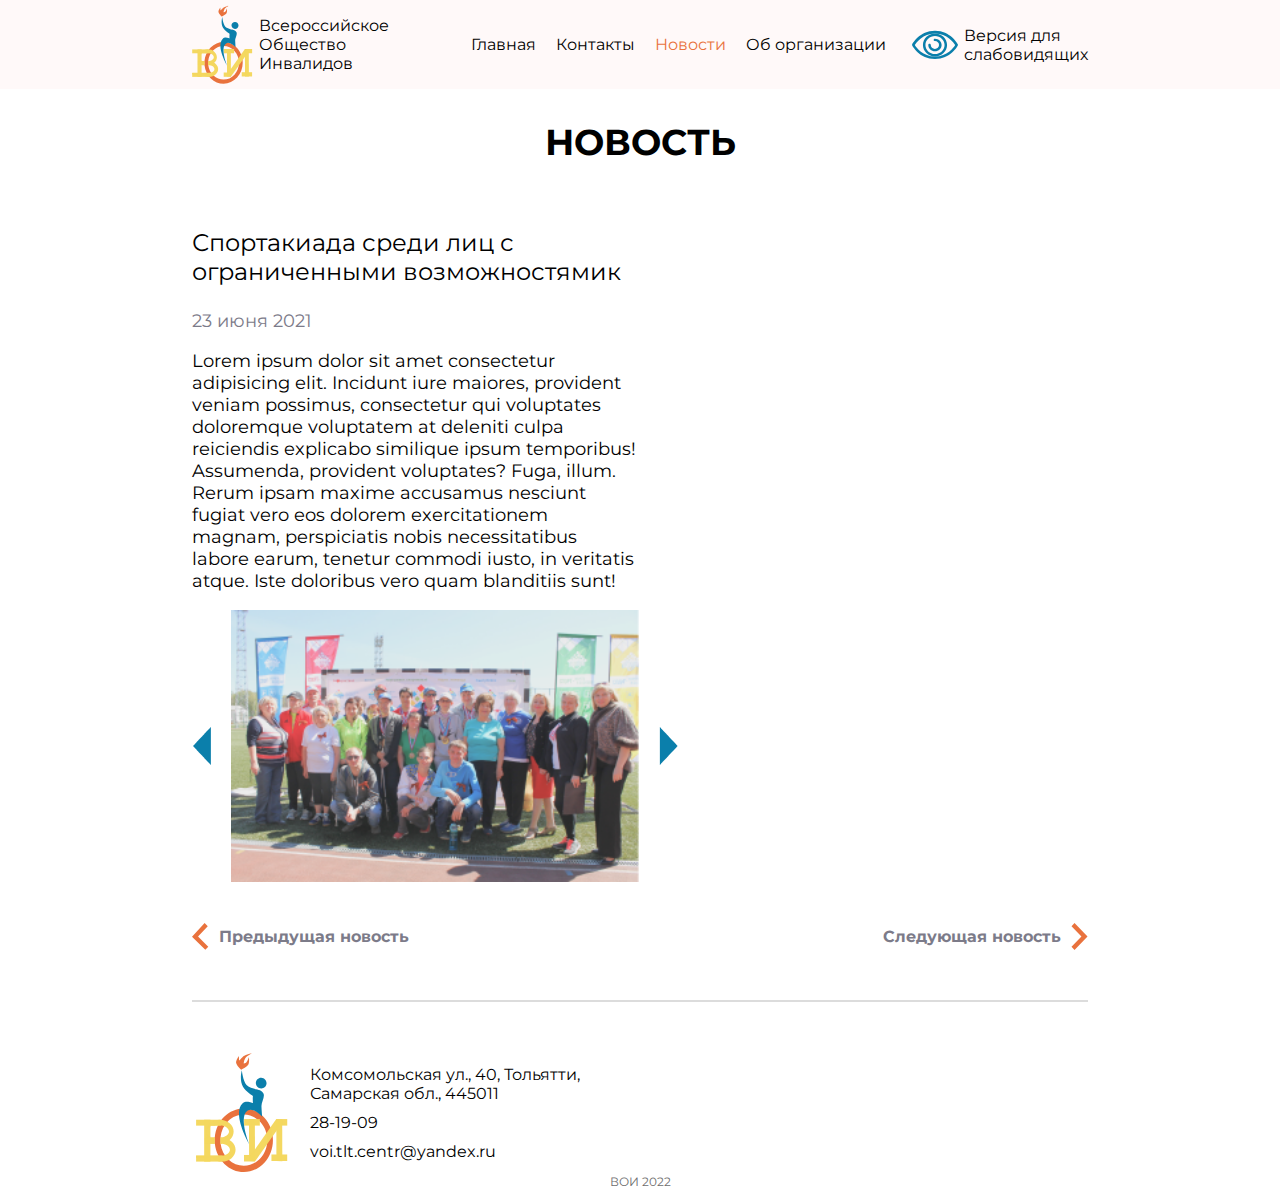
<file: news6.html>
<!DOCTYPE html>
<html lang="ru">

<head>
    <meta charset="UTF-8">
    <meta http-equiv="X-UA-Compatible" content="IE=edge">
    <meta name="viewport" content="width=device-width, initial-scale=1.0">
    <title>ВОИ Главная старница</title>
    <link rel="stylesheet" href="style/style.css">
    <link rel="shortcut icon" href="images/logo.svg" type="image/x-icon">
    <link rel="preconnect" href="https://fonts.googleapis.com">
    <link rel="preconnect" href="https://fonts.gstatic.com" crossorigin>
    <link href="https://fonts.googleapis.com/css2?family=Montserrat:wght@100;500;800&display=swap" rel="stylesheet">
</head>

<body>

    <!-- Щапка -->
    <header>
        <div class="container flex">
            <div class="logo flex">

                <img src="images/logo.svg" alt="" srcset=""></img>
                <p>Всероссийское <br> Общество <br> Инвалидов</p>

            </div>
            <div onclick="burgerMenu()" class="span">
                <span></span>
                <span></span>
                <span></span>
            </div>
            <ul class="menu_header flex a_hover none">
                <li><a href="index.html">Главная</a></li>
                <li><a href="contacts.html">Контакты</a></li>
                <li><a href="news.html" class="active">Новости</a></li>
                <li><a href="info.html">Об организации</a></li>
            </ul>
            <div onclick="eyE()" class="eye flex none">
                <img src="images/eye.svg" alt="">
                <a href="#">Версия для <br> слабовидящих</a>
            </div>
        </div>
    </header>

    <div class="news_infoo">
        <div class="container">
            <h2>Новость</h2>
            <div class="blocks_news_infoo flex">
                <div class="infoo_text_block">
                    <p>Спортакиада среди лиц с ограниченными возможностямик</p>
                    <p>23 июня 2021</p>
                    <p>Lorem ipsum dolor sit amet consectetur adipisicing elit. Incidunt iure maiores, provident veniam possimus, consectetur qui voluptates doloremque voluptatem at deleniti culpa reiciendis explicabo similique ipsum temporibus! Assumenda,
                        provident voluptates? Fuga, illum. Rerum ipsam maxime accusamus nesciunt fugiat vero eos dolorem exercitationem magnam, perspiciatis nobis necessitatibus labore earum, tenetur commodi iusto, in veritatis atque. Iste doloribus vero
                        quam blanditiis sunt!</p>
                </div>
                <div class="block_imgg">
                    <img src="images/news_left.png" alt="">
                    <img src="images/img_new6.png" alt="">
                    <img src="images/news_right.png" alt="">
                </div>
            </div>
            <div class="nav_neeews">
                <div class="left">
                    <img src="images/right_strelka.svg" alt="">
                    <a href="news5.html">Предыдущая новость</a>
                </div>
                <div class="right">

                    <a href="news7.html">Следующая новость</a>
                    <img src="images/left_strelka.svg" alt="">
                </div>
            </div>
        </div>
    </div>
    <footer>
        <div class="container flex">
            <img src="images/logoFooter.svg" alt="">
            <div class="foot_menu">

                <div class="footer_info">
                    <p>
                        Комсомольская ул., 40, Тольятти, <br> Самарская обл., 445011
                    </p>
                    <p>28-19-09</p>
                    <a href="" class="a_hover">voi.tlt.centr@yandex.ru</a>
                </div>
            </div>
        </div>
        <p>ВОИ 2022</p>
    </footer>

    <script src="js/main.js"></script>
</body>

</html>

</html>
</file>
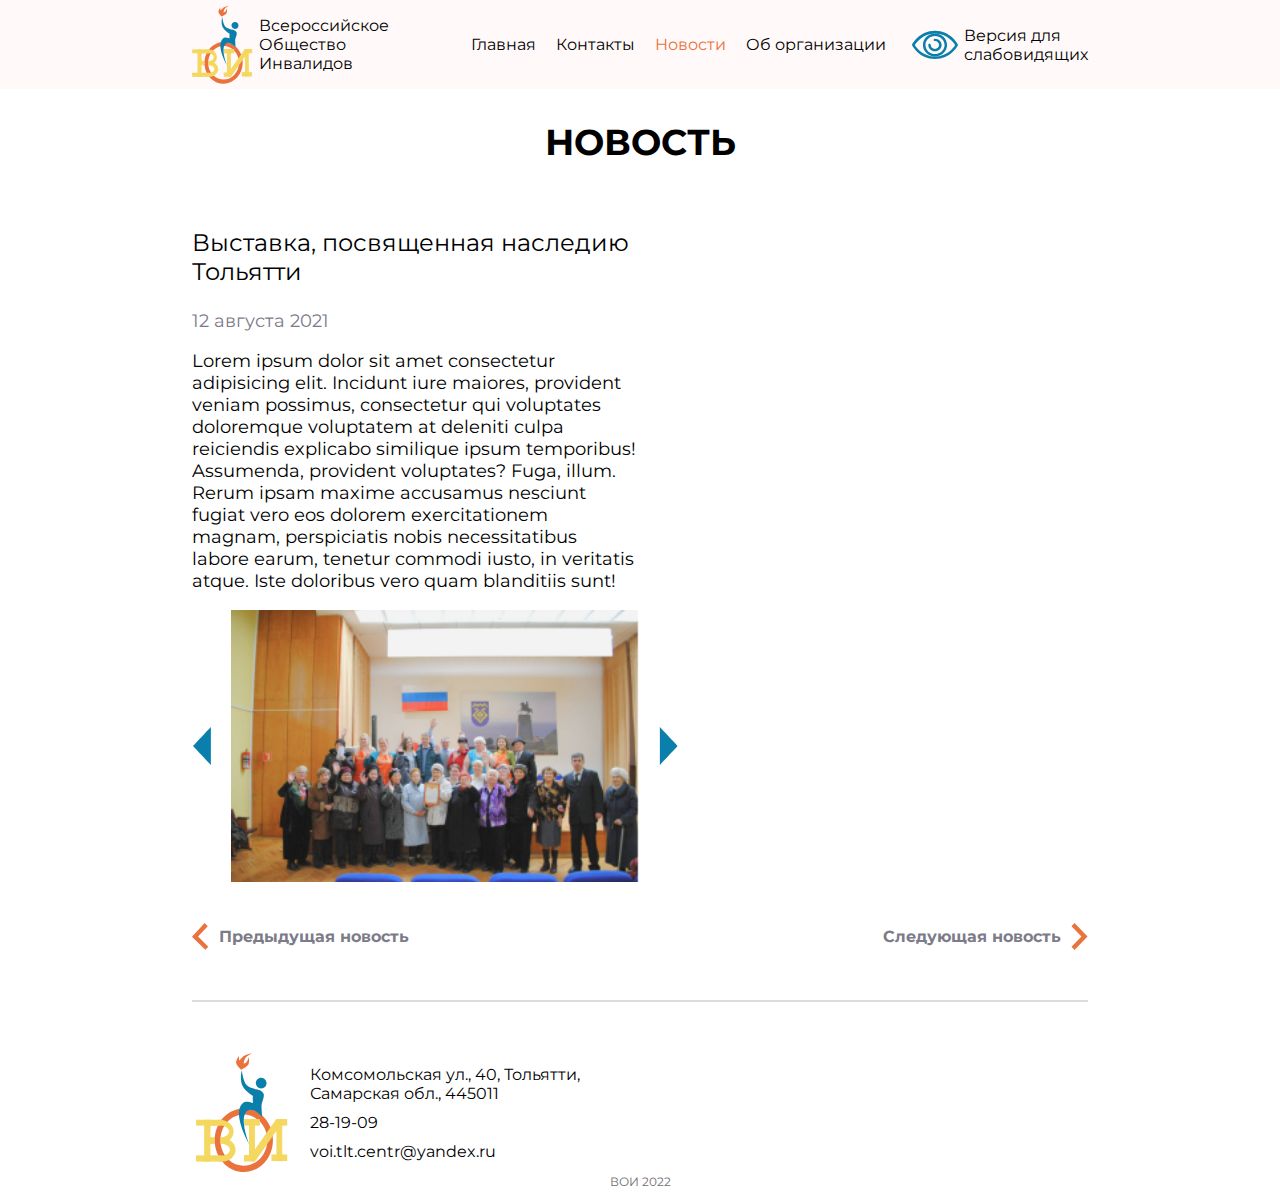
<file: news7.html>
<!DOCTYPE html>
<html lang="ru">

<head>
    <meta charset="UTF-8">
    <meta http-equiv="X-UA-Compatible" content="IE=edge">
    <meta name="viewport" content="width=device-width, initial-scale=1.0">
    <title>ВОИ Главная старница</title>
    <link rel="stylesheet" href="style/style.css">
    <link rel="shortcut icon" href="images/logo.svg" type="image/x-icon">
    <link rel="preconnect" href="https://fonts.googleapis.com">
    <link rel="preconnect" href="https://fonts.gstatic.com" crossorigin>
    <link href="https://fonts.googleapis.com/css2?family=Montserrat:wght@100;500;800&display=swap" rel="stylesheet">
</head>

<body>

    <!-- Щапка -->
    <header>
        <div class="container flex">
            <div class="logo flex">

                <img src="images/logo.svg" alt="" srcset=""></img>
                <p>Всероссийское <br> Общество <br> Инвалидов</p>

            </div>
            <div onclick="burgerMenu()" class="span">
                <span></span>
                <span></span>
                <span></span>
            </div>
            <ul class="menu_header flex a_hover none">
                <li><a href="index.html">Главная</a></li>
                <li><a href="contacts.html">Контакты</a></li>
                <li><a href="news.html" class="active">Новости</a></li>
                <li><a href="info.html">Об организации</a></li>
            </ul>
            <div onclick="eyE()" class="eye flex none">
                <img src="images/eye.svg" alt="">
                <a href="#">Версия для <br> слабовидящих</a>
            </div>
        </div>
    </header>

    <div class="news_infoo">
        <div class="container">
            <h2>Новость</h2>
            <div class="blocks_news_infoo flex">
                <div class="infoo_text_block">
                    <p>Выставка, посвященная наследию Тольятти</p>
                    <p>12 августа 2021</p>
                    <p>Lorem ipsum dolor sit amet consectetur adipisicing elit. Incidunt iure maiores, provident veniam possimus, consectetur qui voluptates doloremque voluptatem at deleniti culpa reiciendis explicabo similique ipsum temporibus! Assumenda,
                        provident voluptates? Fuga, illum. Rerum ipsam maxime accusamus nesciunt fugiat vero eos dolorem exercitationem magnam, perspiciatis nobis necessitatibus labore earum, tenetur commodi iusto, in veritatis atque. Iste doloribus vero
                        quam blanditiis sunt!</p>
                </div>
                <div class="block_imgg">
                    <img src="images/news_left.png" alt="">
                    <img src="images/img_new7.png" alt="">
                    <img src="images/news_right.png" alt="">
                </div>
            </div>
            <div class="nav_neeews">
                <div class="left">
                    <img src="images/right_strelka.svg" alt="">
                    <a href="news6.html">Предыдущая новость</a>
                </div>
                <div class="right">

                    <a href="news8.html">Следующая новость</a>
                    <img src="images/left_strelka.svg" alt="">
                </div>
            </div>
        </div>
    </div>
    <footer>
        <div class="container flex">
            <img src="images/logoFooter.svg" alt="">
            <div class="foot_menu">

                <div class="footer_info">
                    <p>
                        Комсомольская ул., 40, Тольятти, <br> Самарская обл., 445011
                    </p>
                    <p>28-19-09</p>
                    <a href="" class="a_hover">voi.tlt.centr@yandex.ru</a>
                </div>
            </div>
        </div>
        <p>ВОИ 2022</p>
    </footer>

    <script src="js/main.js"></script>
</body>

</html>

</html>
</file>
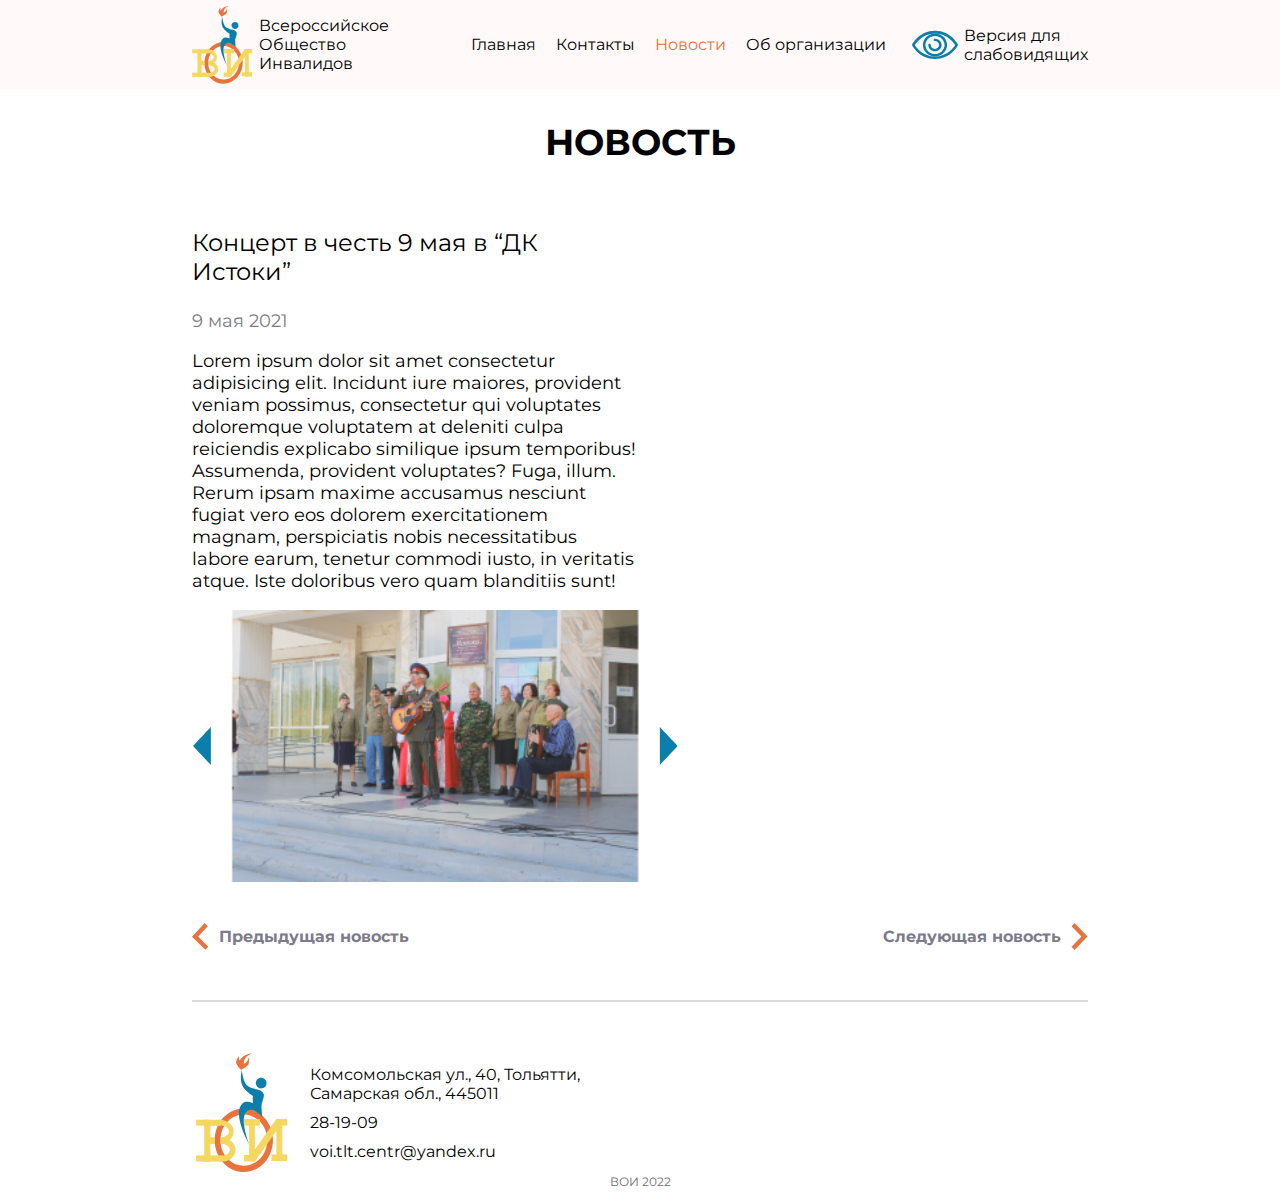
<file: news8.html>
<!DOCTYPE html>
<html lang="ru">

<head>
    <meta charset="UTF-8">
    <meta http-equiv="X-UA-Compatible" content="IE=edge">
    <meta name="viewport" content="width=device-width, initial-scale=1.0">
    <title>ВОИ Главная старница</title>
    <link rel="stylesheet" href="style/style.css">
    <link rel="shortcut icon" href="images/logo.svg" type="image/x-icon">
    <link rel="preconnect" href="https://fonts.googleapis.com">
    <link rel="preconnect" href="https://fonts.gstatic.com" crossorigin>
    <link href="https://fonts.googleapis.com/css2?family=Montserrat:wght@100;500;800&display=swap" rel="stylesheet">
</head>

<body>

    <!-- Щапка -->
    <header>
        <div class="container flex">
            <div class="logo flex">

                <img src="images/logo.svg" alt="" srcset=""></img>
                <p>Всероссийское <br> Общество <br> Инвалидов</p>

            </div>
            <div onclick="burgerMenu()" class="span">
                <span></span>
                <span></span>
                <span></span>
            </div>
            <ul class="menu_header flex a_hover none">
                <li><a href="index.html">Главная</a></li>
                <li><a href="contacts.html">Контакты</a></li>
                <li><a href="news.html" class="active">Новости</a></li>
                <li><a href="info.html">Об организации</a></li>
            </ul>
            <div onclick="eyE()" class="eye flex none">
                <img src="images/eye.svg" alt="">
                <a href="#">Версия для <br> слабовидящих</a>
            </div>
        </div>
    </header>

    <div class="news_infoo">
        <div class="container">
            <h2>Новость</h2>
            <div class="blocks_news_infoo flex">
                <div class="infoo_text_block">
                    <p>Концерт в честь 9 мая в “ДК Истоки”</p>
                    <p>9 мая 2021</p>
                    <p>Lorem ipsum dolor sit amet consectetur adipisicing elit. Incidunt iure maiores, provident veniam possimus, consectetur qui voluptates doloremque voluptatem at deleniti culpa reiciendis explicabo similique ipsum temporibus! Assumenda,
                        provident voluptates? Fuga, illum. Rerum ipsam maxime accusamus nesciunt fugiat vero eos dolorem exercitationem magnam, perspiciatis nobis necessitatibus labore earum, tenetur commodi iusto, in veritatis atque. Iste doloribus vero
                        quam blanditiis sunt!</p>
                </div>
                <div class="block_imgg">
                    <img src="images/news_left.png" alt="">
                    <img src="images/img_new8.png" alt="">
                    <img src="images/news_right.png" alt="">
                </div>
            </div>
            <div class="nav_neeews">
                <div class="left">
                    <img src="images/right_strelka.svg" alt="">
                    <a href="news7.html">Предыдущая новость</a>
                </div>
                <div class="right">

                    <a href="news9.html">Следующая новость</a>
                    <img src="images/left_strelka.svg" alt="">
                </div>
            </div>
        </div>
    </div>
    <footer>
        <div class="container flex">
            <img src="images/logoFooter.svg" alt="">
            <div class="foot_menu">

                <div class="footer_info">
                    <p>
                        Комсомольская ул., 40, Тольятти, <br> Самарская обл., 445011
                    </p>
                    <p>28-19-09</p>
                    <a href="" class="a_hover">voi.tlt.centr@yandex.ru</a>
                </div>
            </div>
        </div>
        <p>ВОИ 2022</p>
    </footer>

    <script src="js/main.js"></script>
</body>

</html>

</html>
</file>
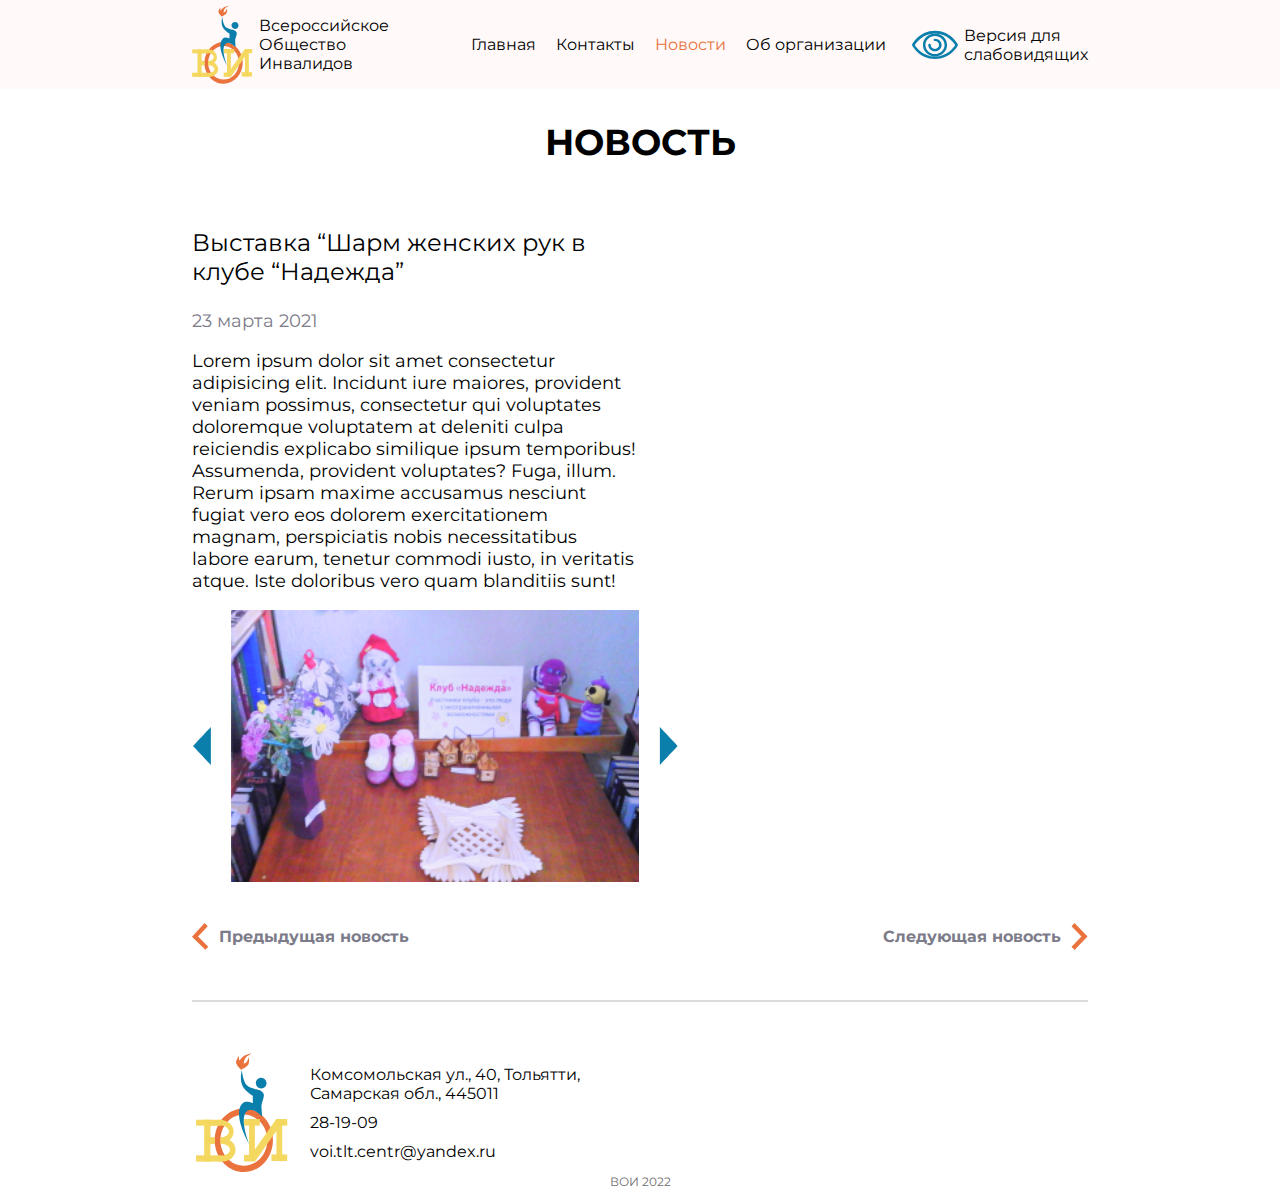
<file: news9.html>
<!DOCTYPE html>
<html lang="ru">

<head>
    <meta charset="UTF-8">
    <meta http-equiv="X-UA-Compatible" content="IE=edge">
    <meta name="viewport" content="width=device-width, initial-scale=1.0">
    <title>ВОИ Главная старница</title>
    <link rel="stylesheet" href="style/style.css">
    <link rel="shortcut icon" href="images/logo.svg" type="image/x-icon">
    <link rel="preconnect" href="https://fonts.googleapis.com">
    <link rel="preconnect" href="https://fonts.gstatic.com" crossorigin>
    <link href="https://fonts.googleapis.com/css2?family=Montserrat:wght@100;500;800&display=swap" rel="stylesheet">
</head>

<body>

    <!-- Щапка -->
    <header>
        <div class="container flex">
            <div class="logo flex">

                <img src="images/logo.svg" alt="" srcset=""></img>
                <p>Всероссийское <br> Общество <br> Инвалидов</p>

            </div>
            <div onclick="burgerMenu()" class="span">
                <span></span>
                <span></span>
                <span></span>
            </div>
            <ul class="menu_header flex a_hover none">
                <li><a href="index.html">Главная</a></li>
                <li><a href="contacts.html">Контакты</a></li>
                <li><a href="news.html" class="active">Новости</a></li>
                <li><a href="info.html">Об организации</a></li>
            </ul>
            <div onclick="eyE()" class="eye flex none">
                <img src="images/eye.svg" alt="">
                <a href="#">Версия для <br> слабовидящих</a>
            </div>
        </div>
    </header>

    <div class="news_infoo">
        <div class="container">
            <h2>Новость</h2>
            <div class="blocks_news_infoo flex">
                <div class="infoo_text_block">
                    <p>Выставка “Шарм женских рук в клубе “Надежда”</p>
                    <p>23 марта 2021</p>
                    <p>Lorem ipsum dolor sit amet consectetur adipisicing elit. Incidunt iure maiores, provident veniam possimus, consectetur qui voluptates doloremque voluptatem at deleniti culpa reiciendis explicabo similique ipsum temporibus! Assumenda,
                        provident voluptates? Fuga, illum. Rerum ipsam maxime accusamus nesciunt fugiat vero eos dolorem exercitationem magnam, perspiciatis nobis necessitatibus labore earum, tenetur commodi iusto, in veritatis atque. Iste doloribus vero
                        quam blanditiis sunt!</p>
                </div>
                <div class="block_imgg">
                    <img src="images/news_left.png" alt="">
                    <img src="images/img_new9.png" alt="">
                    <img src="images/news_right.png" alt="">
                </div>
            </div>
            <div class="nav_neeews">
                <div class="left">
                    <img src="images/right_strelka.svg" alt="">
                    <a href="news8.html">Предыдущая новость</a>
                </div>
                <div class="right">

                    <a href="news1.html">Следующая новость</a>
                    <img src="images/left_strelka.svg" alt="">
                </div>
            </div>
        </div>
    </div>
    <footer>
        <div class="container flex">
            <img src="images/logoFooter.svg" alt="">
            <div class="foot_menu">

                <div class="footer_info">
                    <p>
                        Комсомольская ул., 40, Тольятти, <br> Самарская обл., 445011
                    </p>
                    <p>28-19-09</p>
                    <a href="" class="a_hover">voi.tlt.centr@yandex.ru</a>
                </div>
            </div>
        </div>
        <p>ВОИ 2022</p>
    </footer>

    <script src="js/main.js"></script>
</body>

</html>

</html>
</file>
<file: style/style.css>
/* Основные стили */

body {
    font-family: 'Montserrat', sans-serif;
    font-size: 16px;
    background: #fff;
    padding: 0;
    margin: 0;
}

.container {
    margin: 0 auto;
    width: 70%;
}

.flex {
    display: flex;
}

h2 {
    font-size: 36px;
    font-weight: bold;
    text-transform: uppercase;
    text-align: center;
    margin: 40px 0;
}

.btn {
    padding: 23px 33px;
    background: #E9723D;
    color: #fff;
    text-decoration: none;
    font-size: 18px;
    font-weight: bold;
}

.btn_block {
    justify-content: center;
    margin-top: 40px;
}

.btn_hover {
    transition: .2s;
}

.btn_hover:hover {
    background: #0B7FAB;
    transition: .2s;
}

.a_hover a {
    transition: .2s;
}

.a_hover a:hover {
    color: #0B7FAB;
    transition: .2s;
}

.active {
    color: #E9723D;
}


/* Стили для хедера */

header {
    width: 100%;
    top: 0;
    background: rgb(255, 249, 249);
    position: fixed;
    z-index: 5;
}

header .flex {
    justify-content: space-between;
}

header ul {
    list-style: none;
    align-items: center;
}

header ul li {
    padding: 0 10px;
}

header ul a {
    text-decoration: none;
    color: #000;
}

.logo img {
    margin-right: 6px;
}

.eye img {
    width: 45.9px;
    margin-right: 6px;
}

.eye {
    align-items: center;
}

.eye a {
    color: #000;
    text-decoration: none;
}


/* Стили для блока о нас */

.o_nas {
    margin-top: 120px;
}

.o_nas_infoBlock img {
    margin-right: 35px;
    margin-bottom: 68px;
}

.o_nas_infoBlock.obOrg img {
    margin-bottom: 10px;
}

.o_nas_text p {
    font-size: 18px;
    font-weight: normal;
    margin: 23px 0;
}

.o_nas_text p:first-child {
    margin-top: 5px;
}

.o_nas_text p:first-child,
p:nth-child(5) {
    color: #0B7FAB;
    font-weight: bold;
}

.o_nas_text p:nth-child(3) {
    color: #E9723D;
    font-weight: bold;
}


/* Стили для блока с новостями */

.news h2 {
    margin-top: 70px;
}

.news_blocks {
    justify-content: space-between;
    flex-wrap: wrap;
}

.news_blocks .block {
    margin-bottom: 40px;
}

.news_blocks .block {
    width: 290px;
    transition: .5s;
}

.news_blocks .block:hover {
    transform: scale(1.1);
    transition: .5s;
}

.news_blocks .block p:nth-child(2) {
    color: #7C7B89;
    margin: 10px 0;
    font-weight: 400;
}

.news_blocks .block p:nth-child(3) {
    font-size: 20px;
    color: #000;
    margin-bottom: 20px;
}

.news_blocks .block a {
    color: #0B7FAB;
    text-decoration: none;
    transition: .2s;
}

.news_blocks .block a:hover {
    color: #E9723D;
    transition: .2s;
}

.news .btn_block .btn {
    padding: 18px 74px;
}


/* стили для блока с интерактивами */

.interactive .container {
    justify-content: space-between;
    flex-wrap: wrap;
}

.interactive .container .block p {
    text-align: center;
    margin-top: 20px;
    margin-bottom: 40px;
    font-size: 20px;
}

.interactive .container .block {
    transition: .2s;
}

.interactive .container .block:hover {
    transition: .2s;
    transform: scale(1.1);
}

.interactive h2 {
    margin-top: 70px;
}


/* Стили для футора */

footer {
    padding-top: 10px;
    padding-bottom: 0px;
}

footer .container {
    border-top: 2px solid #00000023;
    padding-top: 50px;
}

footer img {
    margin-right: 20px;
}

footer p {
    margin-bottom: 10px;
    margin-top: 0;
}

footer li {
    margin-bottom: 10px;
}

footer .footer_info a:last-child {
    color: #000;
    text-decoration: none;
}

.news .news_blocks .block img {
    width: 290px;
    display: block;
}

.foot_menu {
    display: flex;
    align-items: center;
}

footer p:last-child {
    text-align: center;
    font-size: 12px;
    color: rgb(109, 109, 109);
}


/* страница контакты */

.contacts {
    margin-top: 120px;
    margin-bottom: 80px;
}

.contacts .flex {
    justify-content: space-between;
    align-items: center;
    flex-wrap: wrap;
}

.contacts .contacts_text a {
    align-items: center;
    display: flex;
    font-style: 18px;
    text-decoration: none;
    color: #000;
    margin-bottom: 30px;
    transition: .2s;
}

.contacts .contacts_text a:hover {
    color: #E9723D;
    transition: .2s;
}

.contacts .contacts_text a img {
    margin-right: 10px;
}


/* старница с новостями */

.news {
    margin-top: 120px;
}

.menu_navigation {
    list-style: none;
    display: flex;
    justify-content: center;
    margin-top: 100px;
}

.menu_navigation li {
    margin: 0 5px;
    transition: .2s;
    cursor: pointer;
    font-size: 24px;
}

.menu_navigation li:hover {
    color: #0B7FAB;
    transition: .2s;
}

.menu_navigation li:first-child {
    margin-right: 30px;
}

.menu_navigation li:last-child {
    margin-left: 30px;
}


/* об организации */

.o_nas_text2 ul {
    padding-left: 20px;
}

.o_nas_text2 ul li {
    font-size: 18px;
}

.o_nas_text2 p {
    font-size: 18px;
}

.info_ {
    margin-top: 0;
    font-size: 18px;
}


/* подробные новости */

.news_infoo {
    margin-top: 120px;
    margin-bottom: 40px;
}

.blocks_news_infoo {
    justify-content: space-between;
    flex-wrap: wrap;
    margin-bottom: 40px;
}

.block_imgg img:nth-child(2) {
    width: 408px;
    height: 272px;
}

.block_imgg {
    display: flex;
    align-items: center;
}

.infoo_text_block p:first-child {
    font-size: 24px;
}

.infoo_text_block p:nth-child(2) {
    font-size: 18px;
    color: #7C7B89;
}

.infoo_text_block p:nth-child(3) {
    font-size: 18px;
}

.block_imgg img:nth-child(1) {
    margin-right: 20px;
}

.block_imgg img:nth-child(3) {
    margin-left: 20px;
}

.block_imgg img:nth-child(1),
.block_imgg img:nth-child(3) {
    cursor: pointer;
}

.infoo_text_block {
    width: 444px;
}

.nav_neeews {
    display: flex;
    justify-content: space-between;
}

.left,
.right {
    display: flex;
    align-items: center;
}

.left img {
    margin-right: 10px;
}

.right img {
    margin-left: 10px;
}

.left a,
.right a {
    color: #7C7B89;
    text-decoration: none;
    font-weight: bold;
    transition: .2s;
}

.left a:hover,
.right a:hover {
    color: #E9723D;
    transition: .2s;
}


/* Адаптив */

@media screen and (min-width: 1920px) {
    .container {
        width: 60%;
    }
}

@media screen and (min-width: 1980px) {
    .news_blocks .block {
        width: 300px;
    }
    .infoo_text_block {
        width: 50%;
    }
}

@media screen and (max-width: 1024px) {
    header .logo img {
        height: 70px;
    }
    header ul {
        margin-top: 0;
        margin-bottom: 0;
    }
    header .logo p {
        margin-bottom: 0;
        margin-top: 0;
        display: flex;
        align-items: center;
    }
    .o_nas {
        margin-top: 100px;
    }
    .container {
        width: 90%;
    }
    h2 {
        font-size: 30px;
    }
    .blocks_news_infoo {
        justify-content: center;
    }
    .infoo_text_block {
        width: 70%;
    }
}

@media screen and (max-width: 768px) {
    .container {
        width: 95%;
    }
    .o_nas_infoBlock {
        flex-direction: column;
    }
    .o_nas_infoBlock img {
        margin-right: 0;
        margin-bottom: 50px;
    }
    .news .news_blocks {
        justify-content: center;
    }
    .news .news_blocks .block {
        width: 312px;
    }
    .interactive .container {
        justify-content: space-around;
    }
    footer .container {
        display: block;
        text-align: center;
    }
    .foot_menu {
        margin-top: 10px;
        justify-content: center;
        margin-bottom: 30px;
    }
    .span {
        position: relative;
        width: 70px;
        height: 6px;
        cursor: pointer;
    }
    .span span {
        position: absolute;
        width: 70px;
        height: 100%;
        background: #000;
    }
    .span span:first-child {
        top: 15px;
    }
    .span span:nth-child(2) {
        top: 32px;
    }
    .span span:nth-child(3) {
        top: 50px;
    }
    header .logo {
        position: relative;
    }
    header .menu_header {
        position: absolute;
        top: 70px;
        flex-direction: column;
        width: 100%;
        padding-left: 0;
        background: #fff;
        padding-bottom: 20px;
    }
    header .menu_header li {
        font-size: 20px;
    }
    header .eye {
        position: absolute;
        top: 180px;
        width: 100%;
        justify-content: center;
        background: #fff;
        padding-top: 20px;
        padding-bottom: 40px;
    }
    .none {
        display: none;
        transition: .2s;
    }
    .noScroll {
        overflow: hidden;
    }
    /* адаптация для контактов */
    .contacts .flex {
        justify-content: center;
    }
}

@media screen and (max-width: 480px) {
    .span {
        position: relative;
        width: 50px;
        height: 4px;
        cursor: pointer;
    }
    .span span {
        position: absolute;
        width: 50px;
        height: 100%;
        background: #000;
    }
    .map iframe {
        width: 460px;
    }
    .block_imgg img:nth-child(2) {
        width: 300px;
        height: 160px;
    }
}

@media screen and (max-width: 360px) {
    .map iframe {
        width: 340px;
    }
    .block_imgg img:nth-child(2) {
        width: 200px;
        height: 100px;
    }
}

.bg_eye {
    background: rgb(125, 52, 0);
    font-size: 20px;
    transition: .2s;
    text-transform: uppercase;
    color: rgb(43, 255, 0);
}

.rotate {
    transform: scale(1.2);
    transition: .2s;
}
</file>
